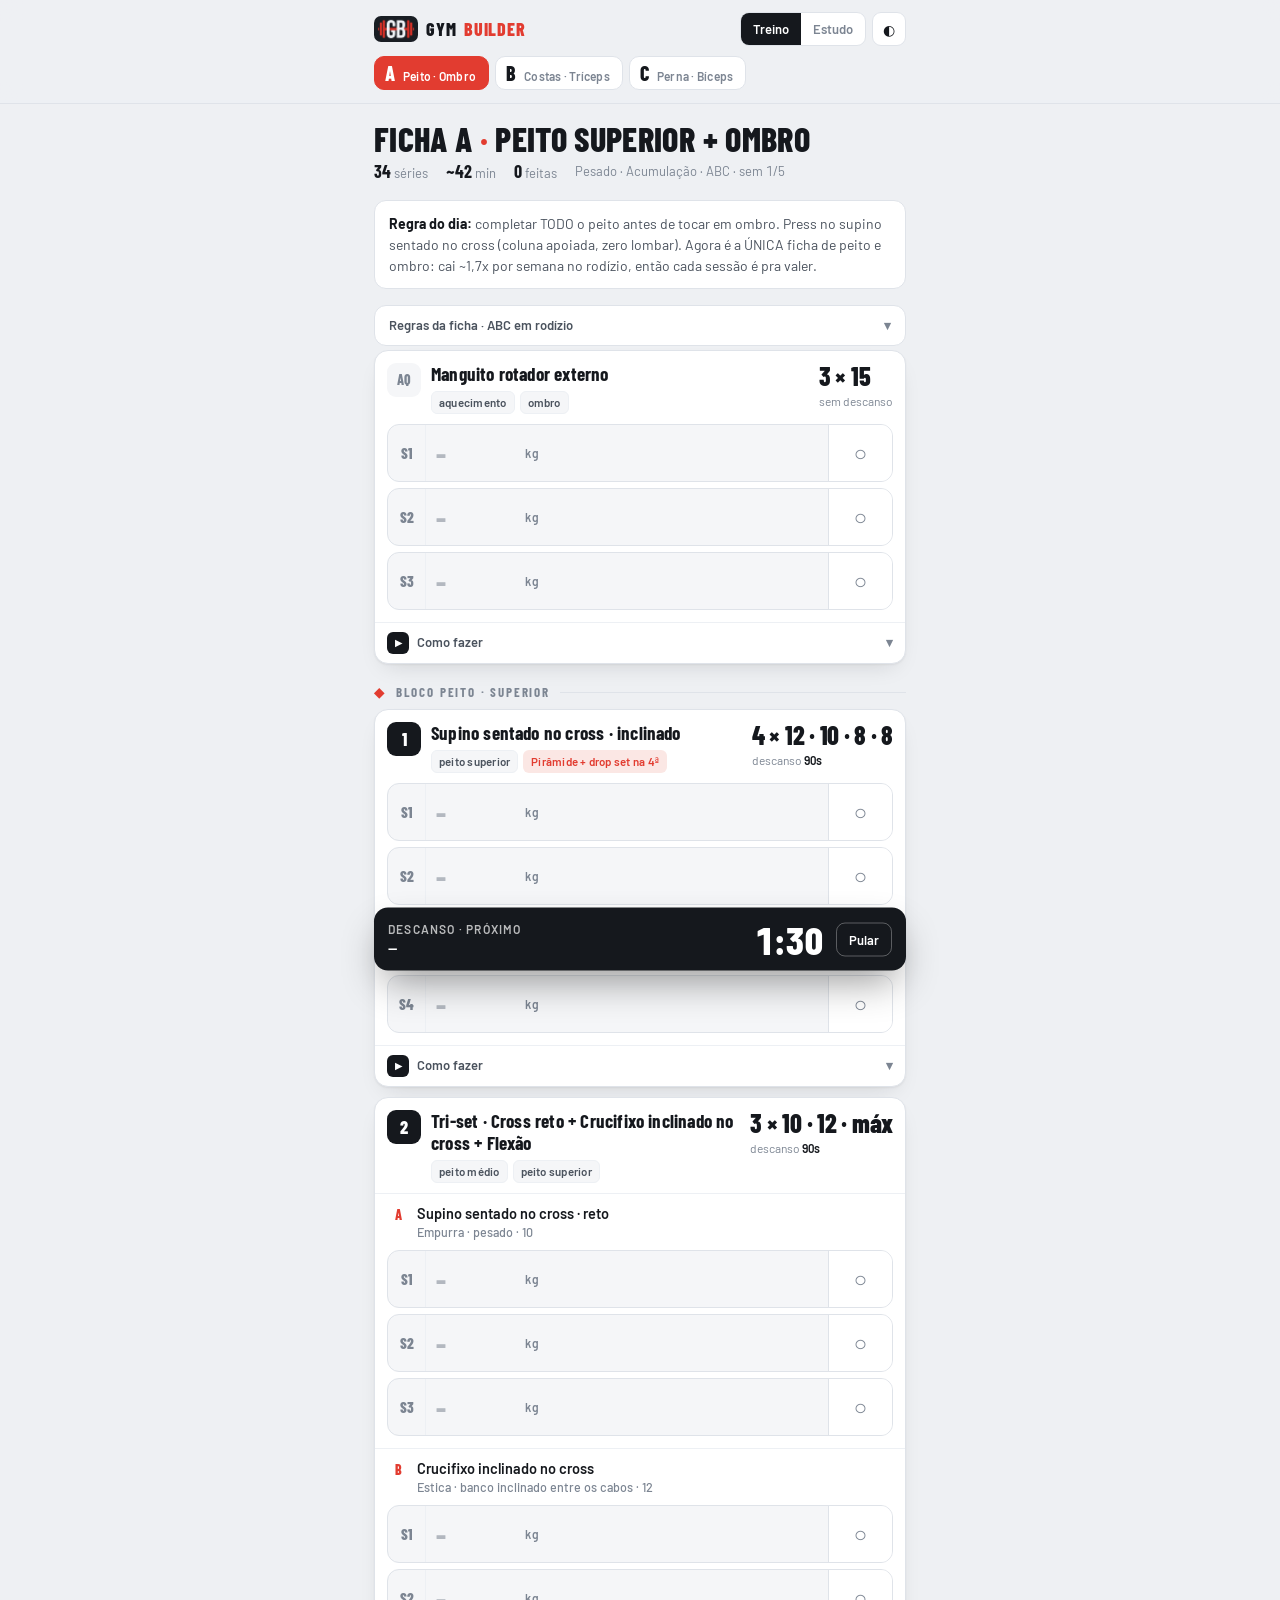
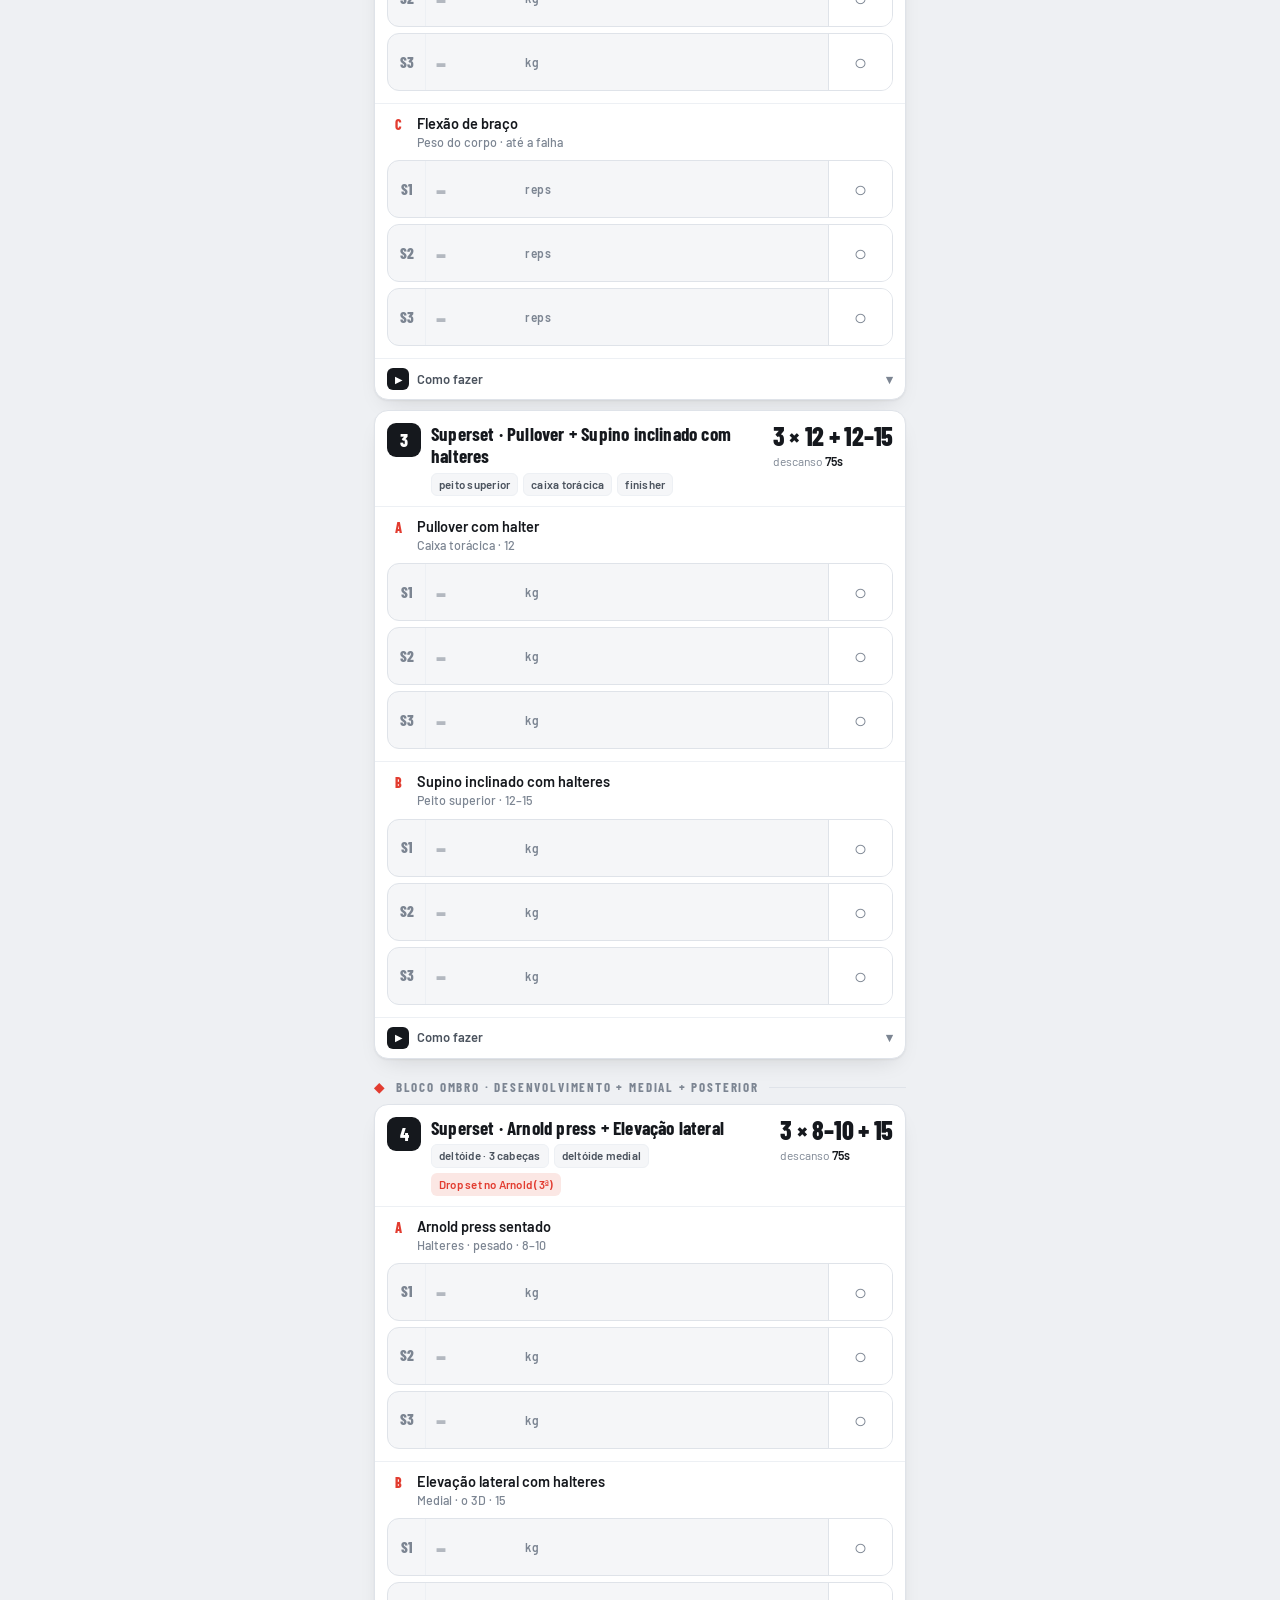
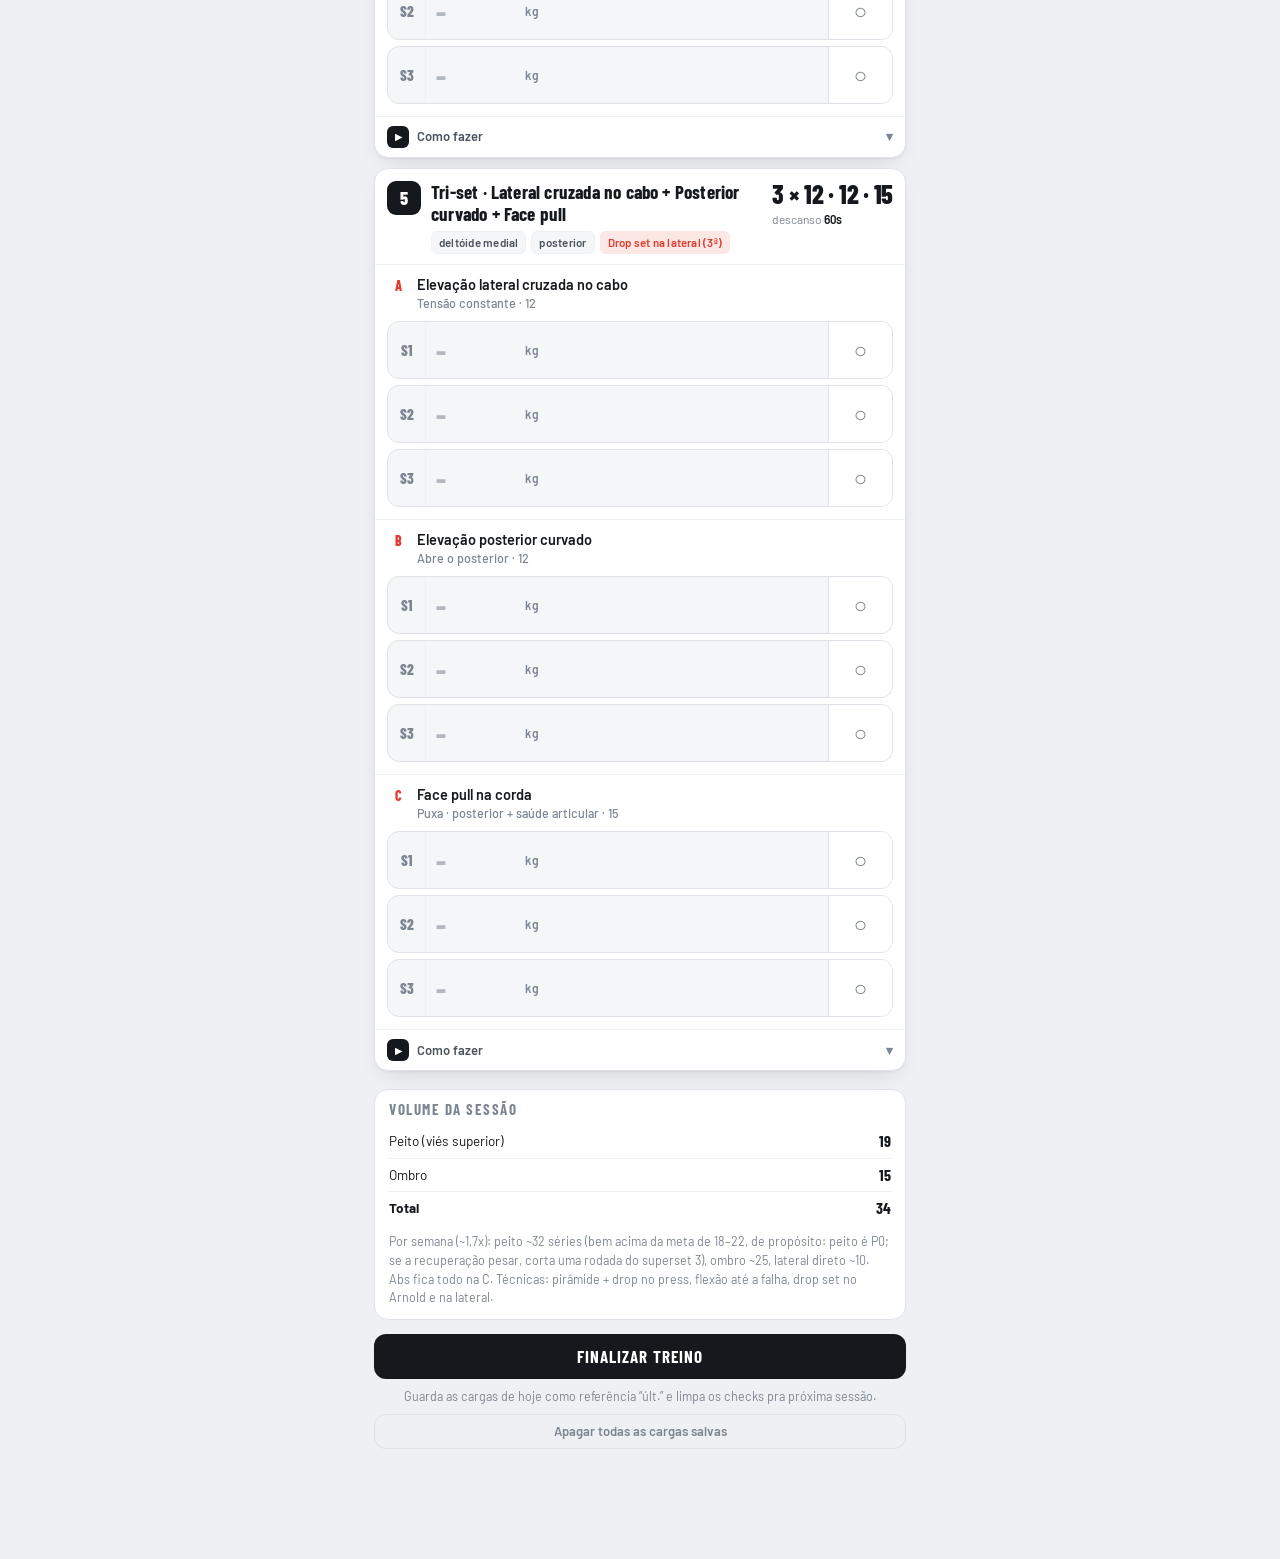
<file: index.html>
<!DOCTYPE html>
<html lang="pt-BR">
<head>
<meta charset="utf-8">
<meta name="viewport" content="width=device-width, initial-scale=1, viewport-fit=cover">
<meta name="theme-color" content="#E23C30">
<title>Gym Builder</title>
<link rel="icon" type="image/png" sizes="32x32" href="assets/icons/icon-32.png">
<link rel="icon" type="image/png" sizes="16x16" href="assets/icons/icon-16.png">
<link rel="shortcut icon" href="assets/icons/favicon.ico">
<link rel="apple-touch-icon" sizes="180x180" href="assets/icons/icon-180.png">
<link rel="manifest" href="manifest.webmanifest">
<meta name="apple-mobile-web-app-capable" content="yes">
<meta name="apple-mobile-web-app-status-bar-style" content="black-translucent">
<link rel="preconnect" href="https://fonts.googleapis.com">
<link rel="stylesheet" href="https://fonts.googleapis.com/css2?family=Barlow+Condensed:wght@600;700;800&family=Barlow:wght@400;500;600;700&display=swap">
<link rel="stylesheet" href="app.css">
</head>
<body>
<header>
  <div class="wrap">
    <div class="top">
      <div class="brand"><img class="mark" src="assets/icons/mark-wide.png" alt="">Gym <em>Builder</em></div>
      <div class="tools">
        <div class="seg" role="group" aria-label="Modo">
          <button id="mTreino" aria-pressed="true">Treino</button>
          <button id="mEstudo" aria-pressed="false">Estudo</button>
        </div>
        <button class="iconbtn" id="theme" title="Tema">◐</button>
      </div>
    </div>
    <div class="tabs" role="tablist" id="tabs"></div>
  </div>
  <div class="progress"><i id="bar"></i></div>
</header>

<main class="wrap" id="main"></main>

<div class="rest" id="rest">
  <div class="in">
    <div><div class="lbl">Descanso · próximo</div><div class="next" id="restNext">—</div></div>
    <div class="t" id="restT">1:30</div>
    <button id="restSkip">Pular</button>
  </div>
</div>

<script src="videos.js"></script>
<script src="fichas/leo.js"></script>
<script src="app.js"></script>
</body>
</html>
</file>
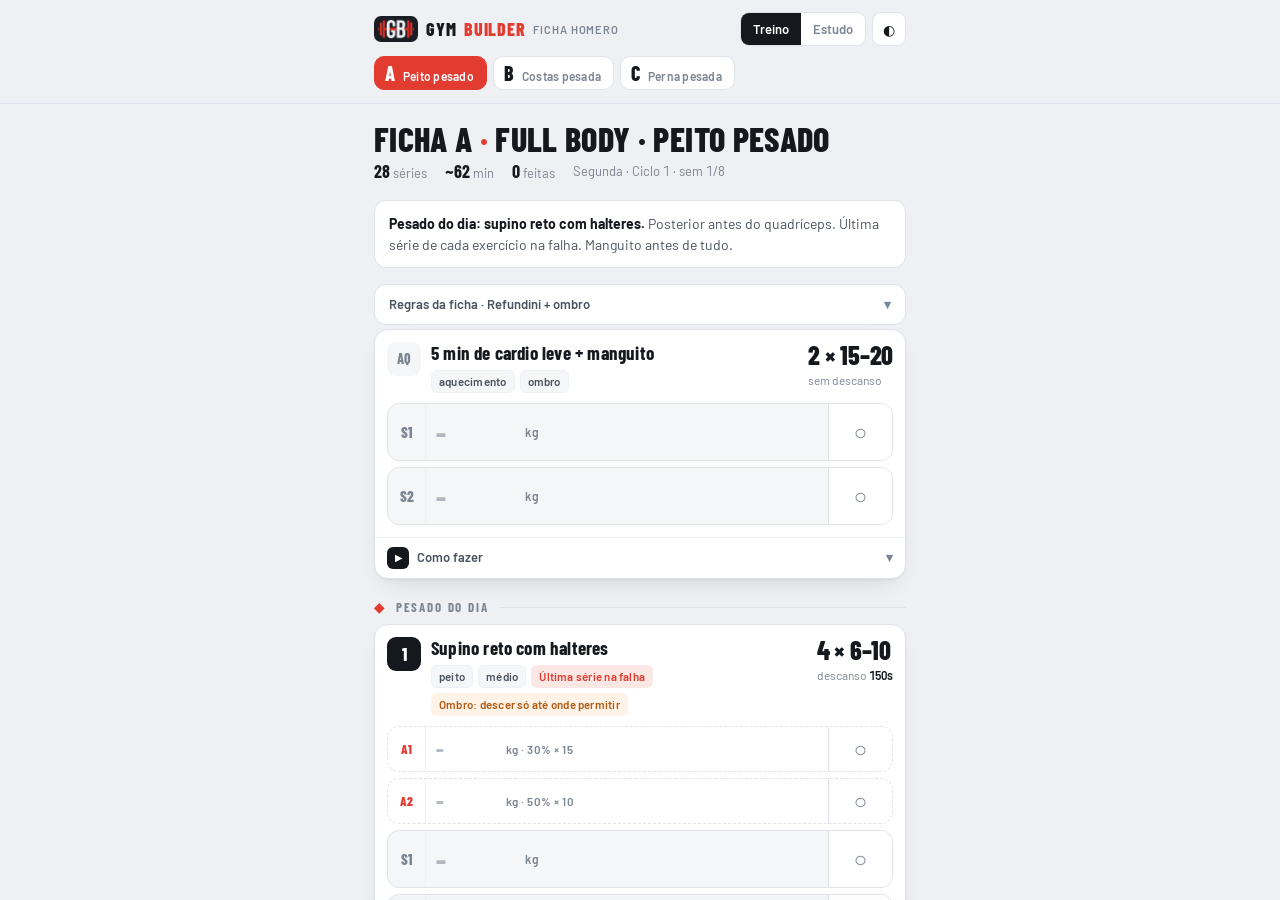
<file: fullbody.html>
<!DOCTYPE html><html lang="pt-BR"><head><meta charset="utf-8"><meta http-equiv="refresh" content="0; url=homero.html"><title>Ficha Homero</title></head><body><a href="homero.html">Abrir Ficha Homero</a></body></html>
</file>
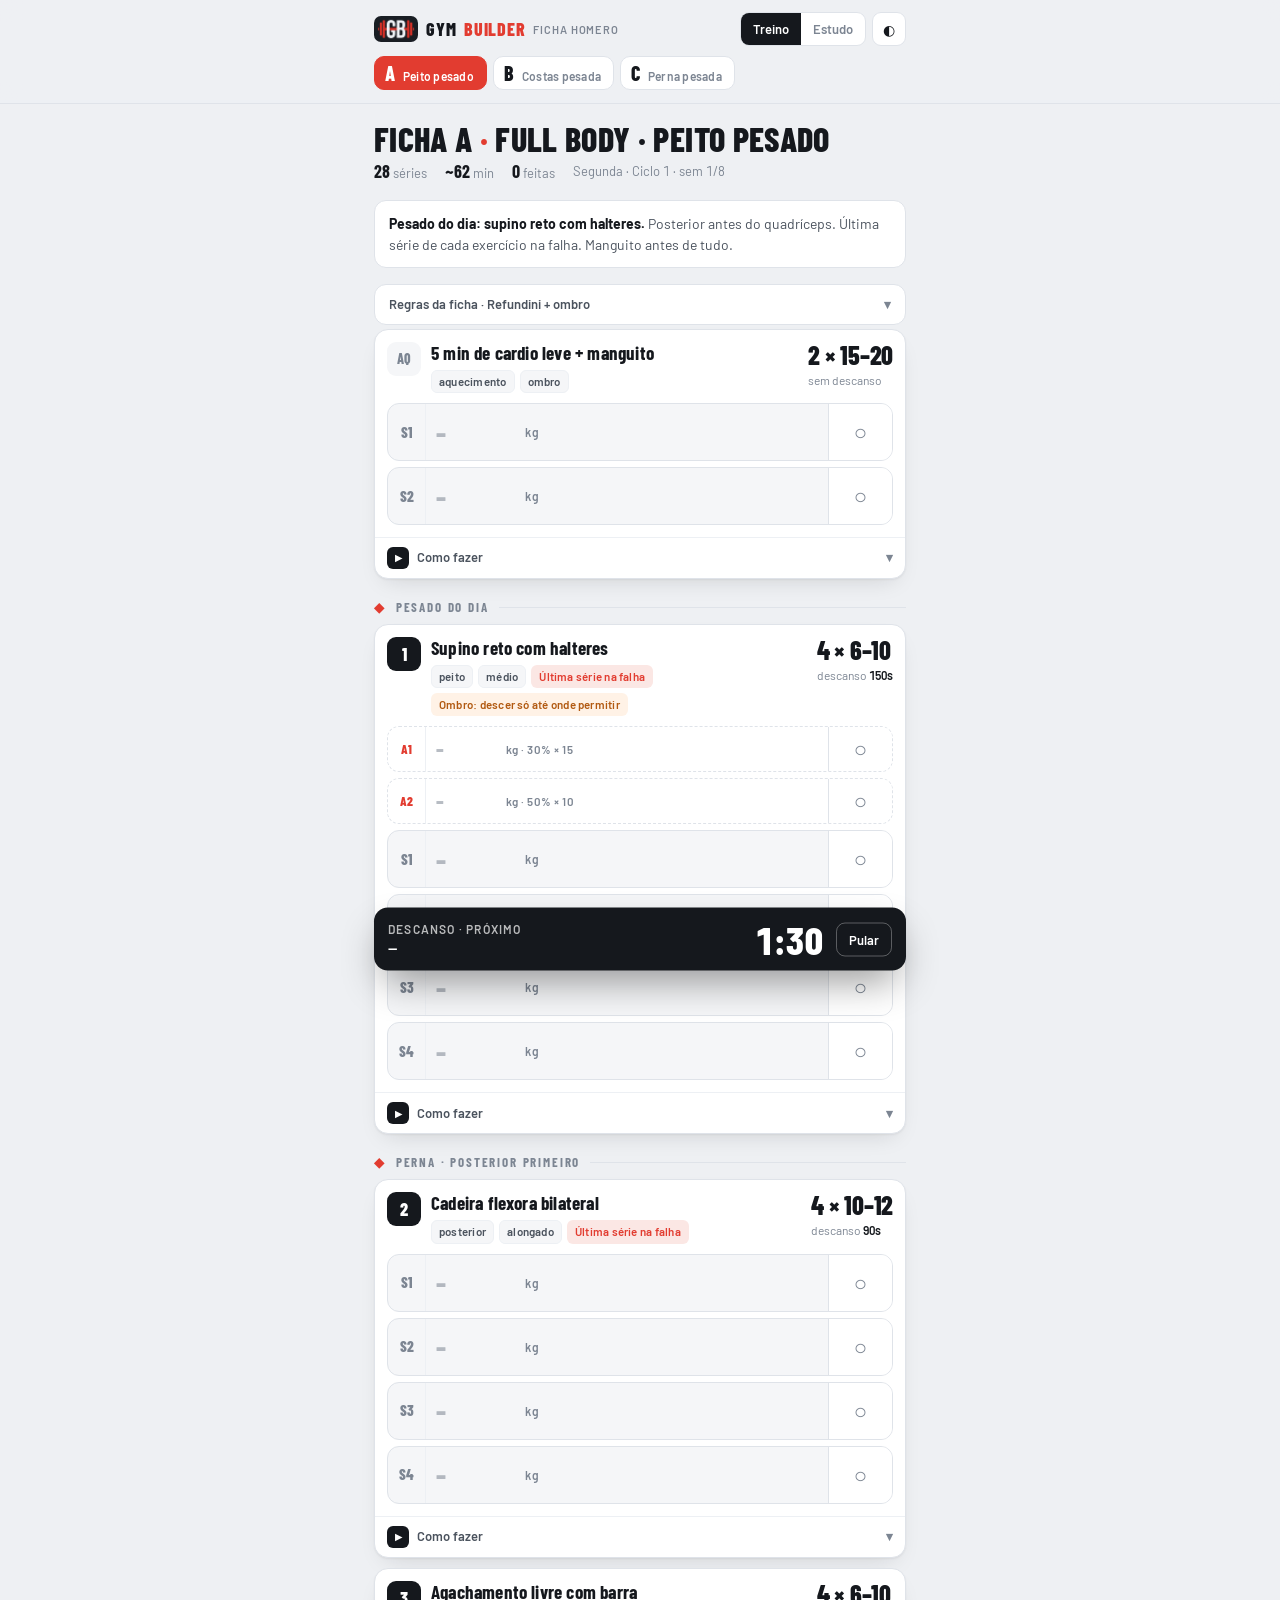
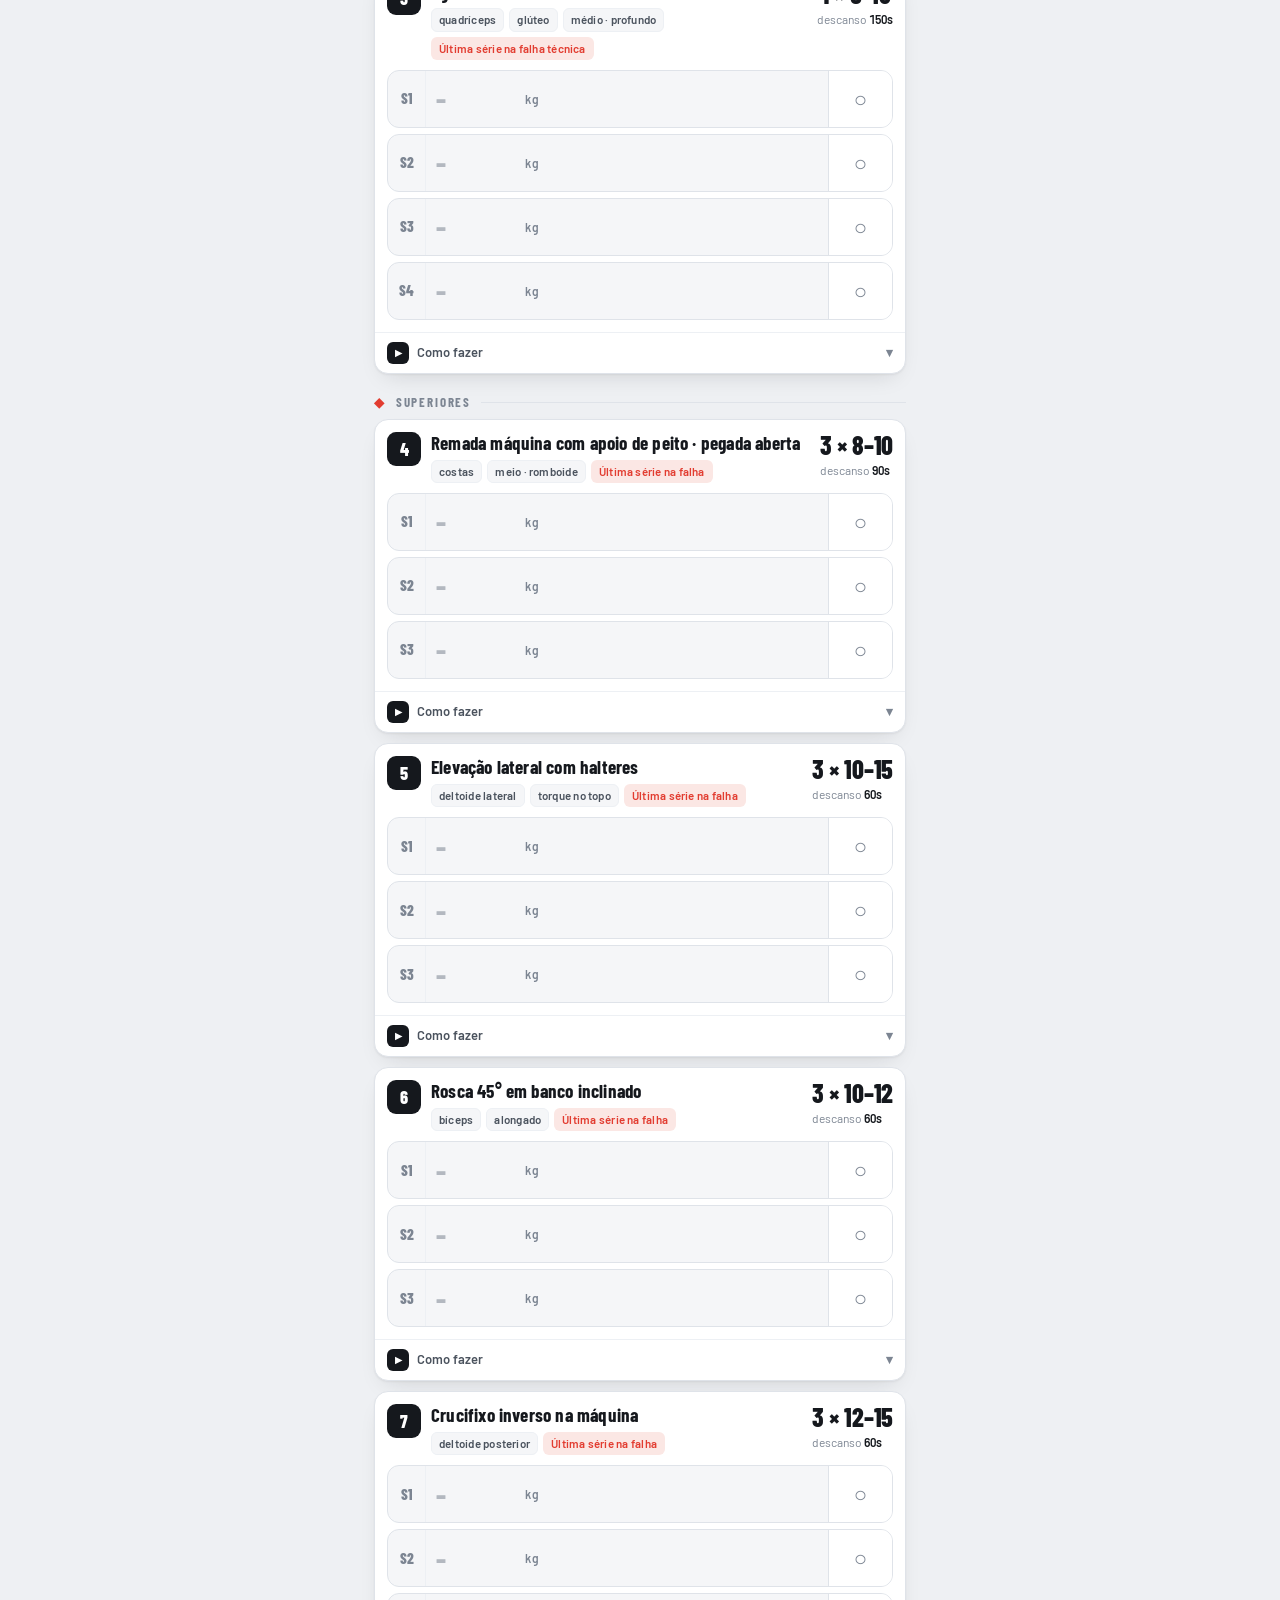
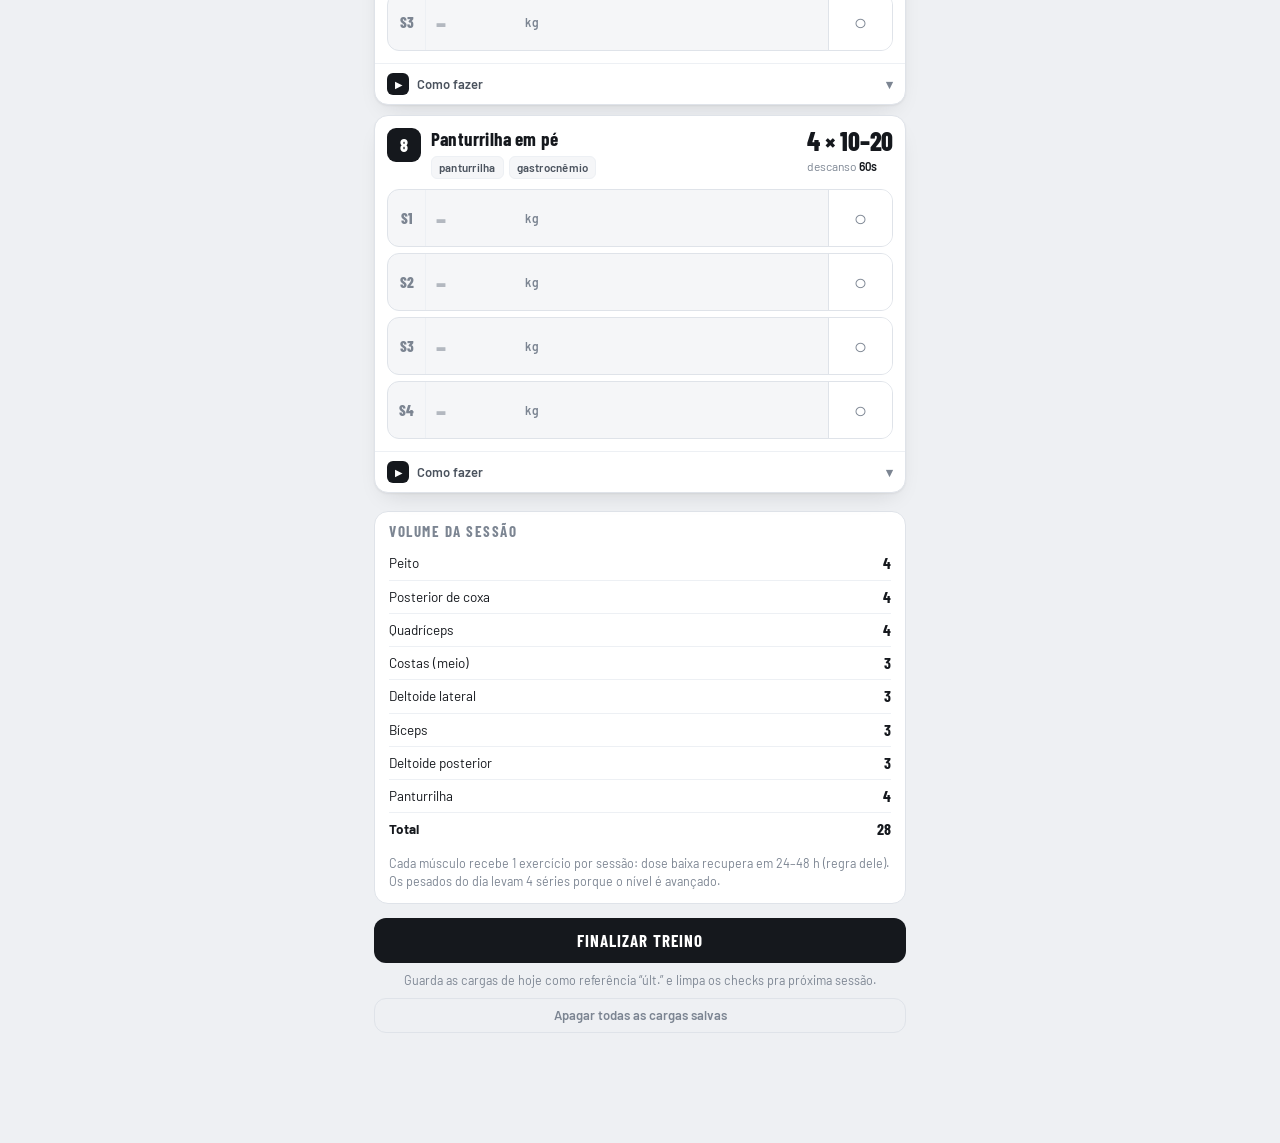
<file: homero.html>
<!DOCTYPE html>
<html lang="pt-BR">
<head>
<meta charset="utf-8">
<meta name="viewport" content="width=device-width, initial-scale=1, viewport-fit=cover">
<meta name="theme-color" content="#E23C30">
<title>Ficha Homero — Full Body 3x</title>
<link rel="icon" type="image/png" sizes="32x32" href="assets/icons/icon-32.png">
<link rel="icon" type="image/png" sizes="16x16" href="assets/icons/icon-16.png">
<link rel="shortcut icon" href="assets/icons/favicon.ico">
<link rel="apple-touch-icon" sizes="180x180" href="assets/icons/icon-180.png">
<link rel="manifest" href="manifest-homero.webmanifest">
<meta name="apple-mobile-web-app-capable" content="yes">
<meta name="apple-mobile-web-app-status-bar-style" content="black-translucent">
<link rel="preconnect" href="https://fonts.googleapis.com">
<link rel="stylesheet" href="https://fonts.googleapis.com/css2?family=Barlow+Condensed:wght@600;700;800&family=Barlow:wght@400;500;600;700&display=swap">
<link rel="stylesheet" href="app.css">
</head>
<body>
<header>
  <div class="wrap">
    <div class="top">
      <div class="brand"><img class="mark" src="assets/icons/mark-wide.png" alt="">Gym <em>Builder</em> <small class="who">Ficha Homero</small></div>
      <div class="tools">
        <div class="seg" role="group" aria-label="Modo">
          <button id="mTreino" aria-pressed="true">Treino</button>
          <button id="mEstudo" aria-pressed="false">Estudo</button>
        </div>
        <button class="iconbtn" id="theme" title="Tema">◐</button>
      </div>
    </div>
    <div class="tabs" role="tablist" id="tabs"></div>
  </div>
  <div class="progress"><i id="bar"></i></div>
</header>

<main class="wrap" id="main"></main>

<div class="rest" id="rest">
  <div class="in">
    <div><div class="lbl">Descanso · próximo</div><div class="next" id="restNext">—</div></div>
    <div class="t" id="restT">1:30</div>
    <button id="restSkip">Pular</button>
  </div>
</div>

<script src="videos.js"></script>
<script src="fichas/homero.js"></script>
<script src="app.js"></script>
</body>
</html>
</file>
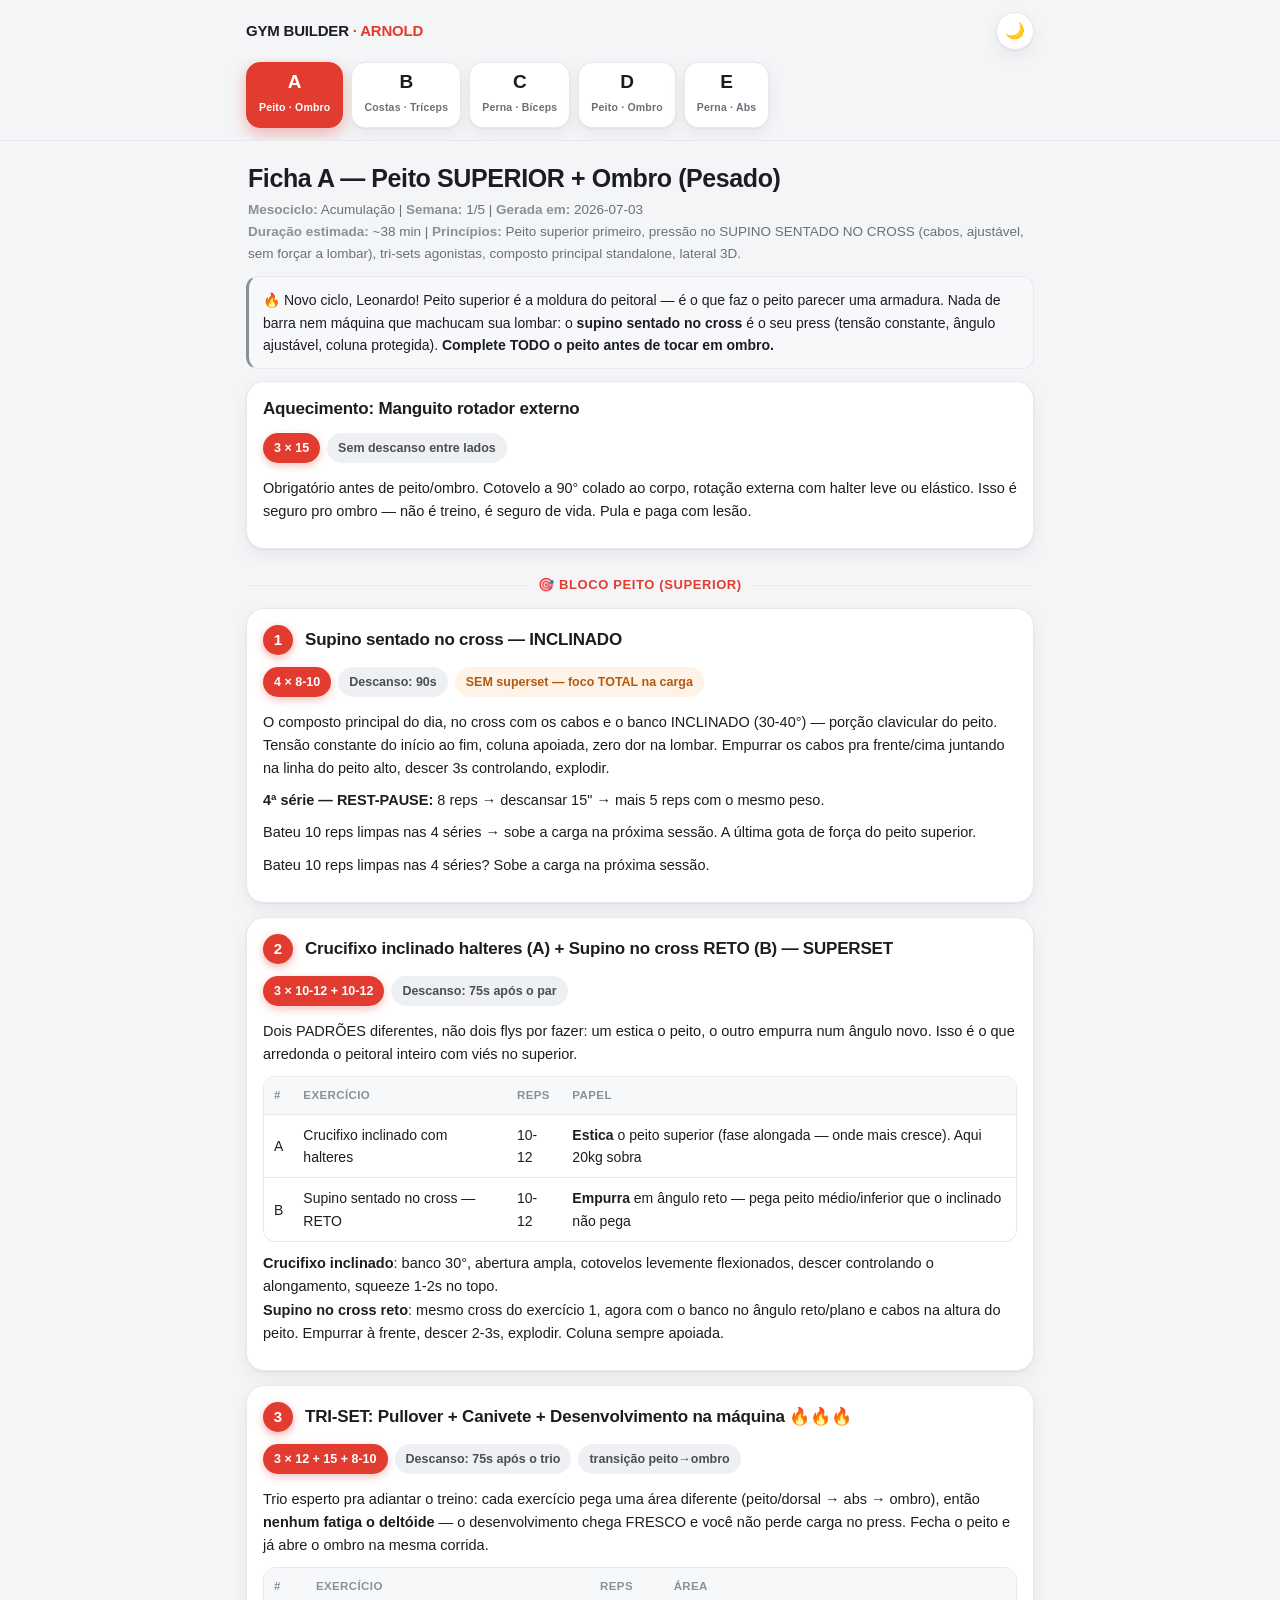
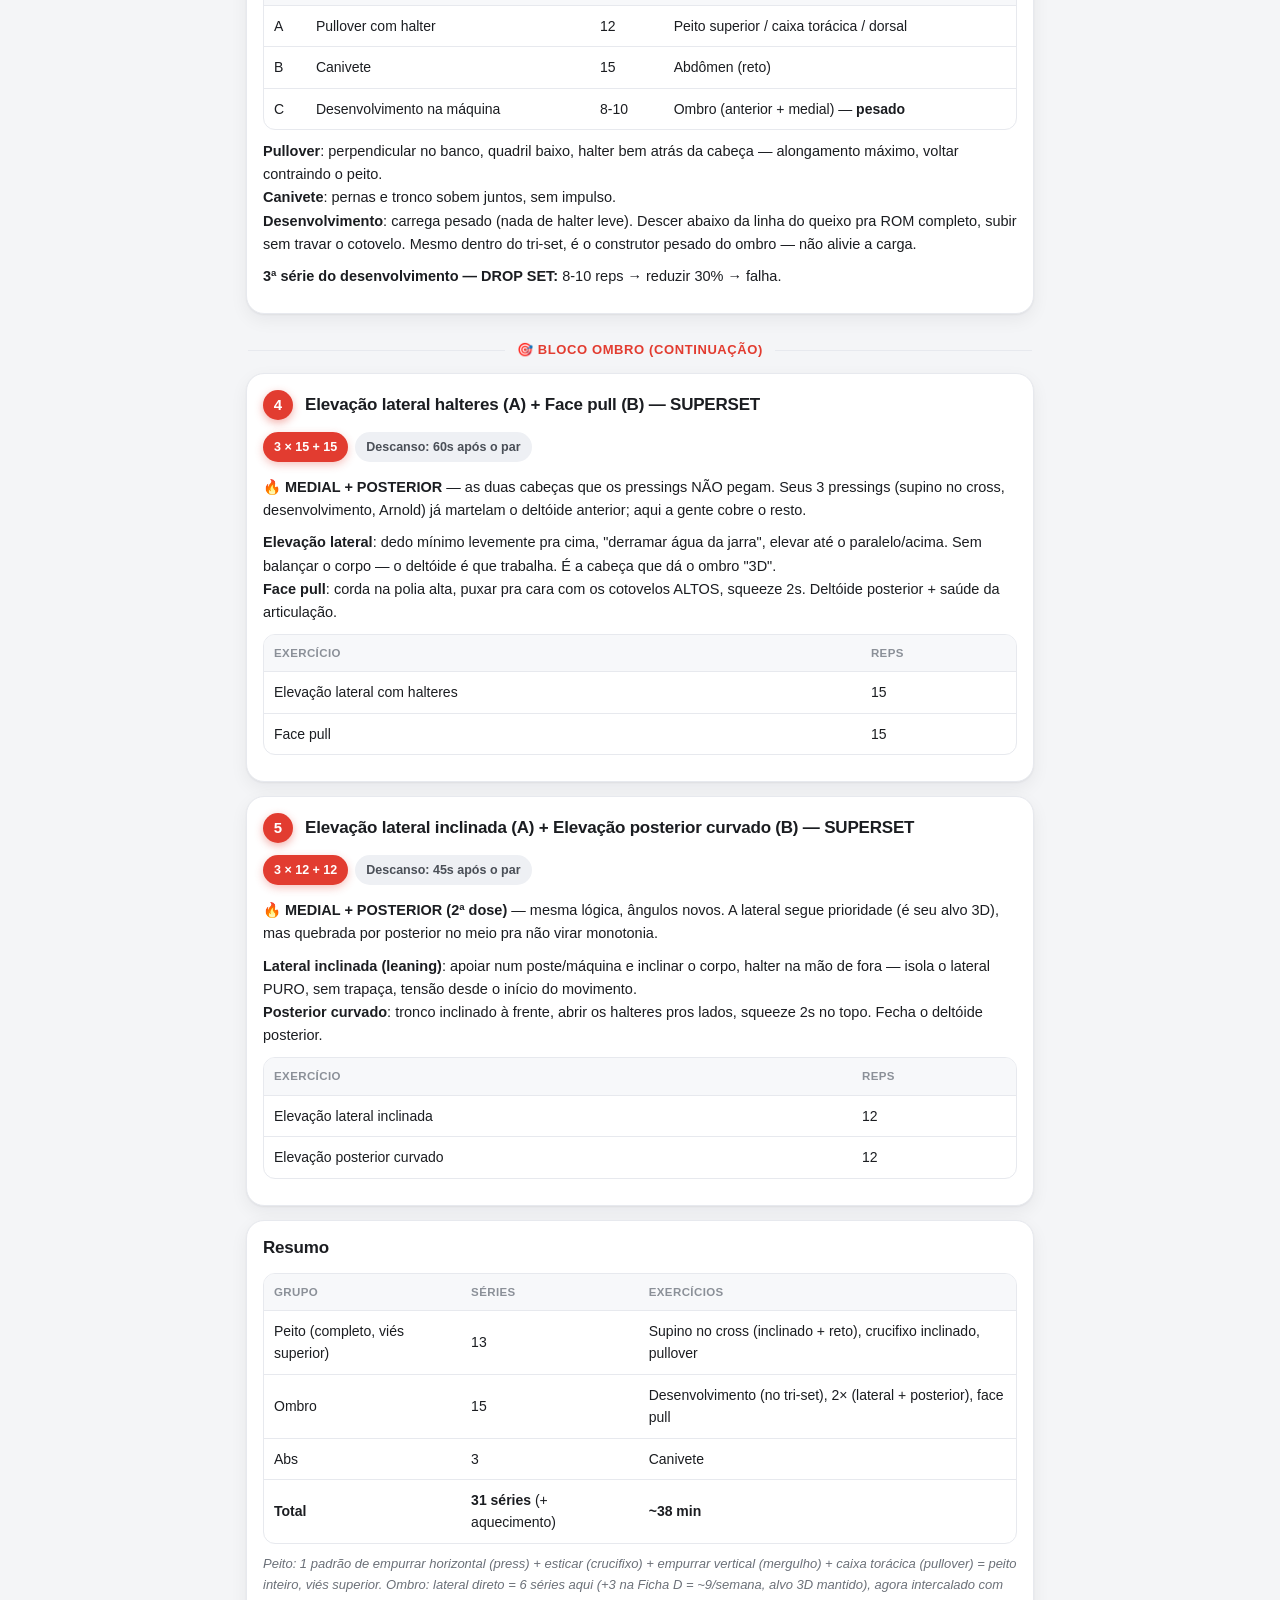
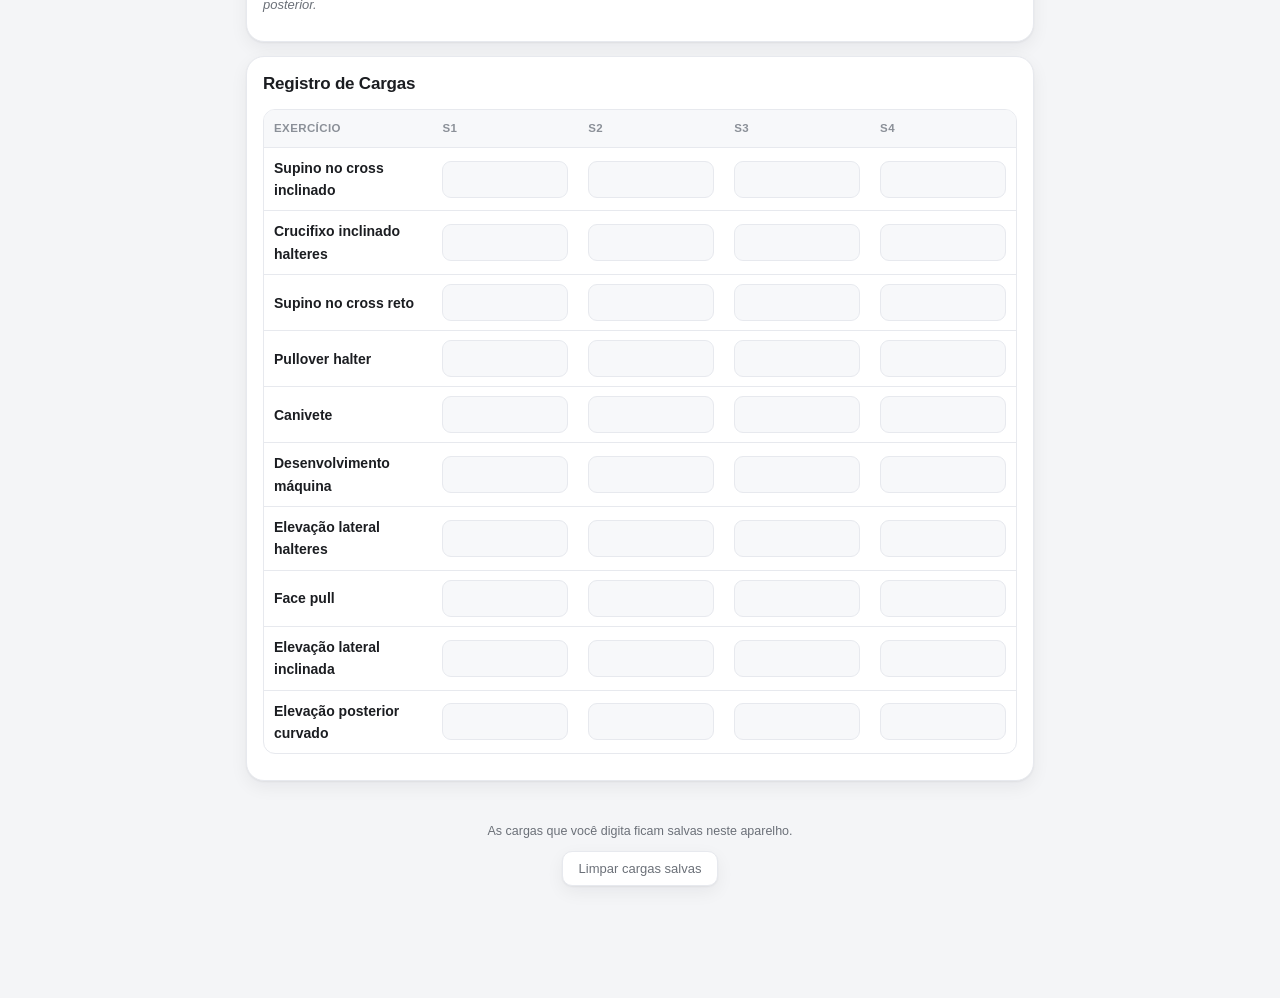
<file: v1.html>
<!DOCTYPE html>
<html lang="pt-BR" data-theme="light">
<head>
<meta charset="utf-8">
<meta name="viewport" content="width=device-width, initial-scale=1, viewport-fit=cover">
<meta name="theme-color" content="#e23c30">
<title>Gym Builder — Fichas</title>
<style>
:root{
--red:#e23c30;--red-d:#c22a20;
--bg:#f4f5f7;--surface:#ffffff;--surface2:#f7f8fa;
--line:#e7e9ee;--txt:#1b1d21;--mut:#6b7078;--soft:#8b9098;
--pill:#eef0f4;--pilltx:#4a4f57;--tech:#fff2e6;--techtx:#b25a12;
--shadow:0 1px 2px rgba(20,22,28,.05),0 6px 18px rgba(20,22,28,.06);
--radius:18px;}
html[data-theme="dark"]{
--bg:#0c0d0f;--surface:#17181c;--surface2:#1c1e23;
--line:#2a2d33;--txt:#eceef2;--mut:#9a9ea6;--soft:#7c828b;
--pill:#25272d;--pilltx:#c9ccd3;--tech:#2c2013;--techtx:#f0ad5e;
--shadow:0 1px 2px rgba(0,0,0,.4),0 8px 22px rgba(0,0,0,.35);}
*{box-sizing:border-box;-webkit-tap-highlight-color:transparent;}
body{margin:0;background:var(--bg);color:var(--txt);
font:16px/1.6 -apple-system,BlinkMacSystemFont,'SF Pro Text','Segoe UI',Roboto,Arial,sans-serif;
padding-bottom:70px;-webkit-font-smoothing:antialiased;}

/* header + abas */
header{position:sticky;top:0;z-index:50;background:var(--bg);
backdrop-filter:saturate(1.4) blur(8px);border-bottom:1px solid var(--line);}
.brandrow{display:flex;align-items:center;justify-content:space-between;
padding:12px 16px 8px;max-width:820px;margin:0 auto;}
.brand{font-weight:800;letter-spacing:-.2px;font-size:15px;color:var(--txt);}
.brand span{color:var(--red);}
.themebtn{background:var(--surface);border:1px solid var(--line);border-radius:50%;
width:38px;height:38px;font-size:16px;cursor:pointer;line-height:1;box-shadow:var(--shadow);}
.tabs{display:flex;gap:8px;overflow-x:auto;padding:4px 16px 12px;max-width:820px;
margin:0 auto;scrollbar-width:none;}
.tabs::-webkit-scrollbar{display:none;}
.tab{flex:0 0 auto;min-width:66px;padding:9px 12px;border:1px solid var(--line);
border-radius:14px;background:var(--surface);color:var(--mut);text-align:center;
cursor:pointer;transition:.15s;box-shadow:var(--shadow);}
.tab b{display:block;font-size:19px;line-height:1.1;color:var(--txt);font-weight:800;}
.tab small{font-size:10.5px;font-weight:600;letter-spacing:.2px;}
.tab.active{background:var(--red);border-color:var(--red);box-shadow:0 6px 16px rgba(226,60,48,.35);}
.tab.active b,.tab.active small{color:#fff;}

main{max-width:820px;margin:0 auto;padding:16px;}
.ficha{display:none;}
.ficha.active{display:block;animation:f .22s ease;}
@keyframes f{from{opacity:0;transform:translateY(6px);}to{opacity:1;transform:none;}}

.ficha-title{font-size:25px;font-weight:800;letter-spacing:-.4px;margin:6px 2px 6px;line-height:1.2;}
p.meta{color:var(--mut);font-size:13.5px;margin:0 2px 4px;}
p.meta strong{color:var(--soft);font-weight:600;}

.block-label{display:flex;align-items:center;gap:12px;margin:26px 2px 12px;
color:var(--red);font-weight:800;font-size:13px;letter-spacing:.6px;text-transform:uppercase;}
.block-label:before,.block-label:after{content:"";height:1px;background:var(--line);flex:1;}
.block-label span{flex:0 0 auto;}

/* cartão de exercício */
.card{background:var(--surface);border:1px solid var(--line);border-radius:var(--radius);
box-shadow:var(--shadow);padding:16px 16px 4px;margin:0 0 14px;}
.card-head{display:flex;align-items:center;gap:12px;}
.card-head.nonum{gap:0;}
.num{flex:0 0 auto;width:30px;height:30px;border-radius:50%;background:var(--red);
color:#fff;font-weight:800;font-size:15px;display:grid;place-items:center;
box-shadow:0 3px 8px rgba(226,60,48,.4);}
.card-head h2{margin:0;font-size:17px;font-weight:700;letter-spacing:-.2px;line-height:1.3;}
.pills{display:flex;flex-wrap:wrap;gap:7px;margin:12px 0 4px;}
.pill{background:var(--pill);color:var(--pilltx);padding:5px 11px;border-radius:999px;
font-size:12.5px;font-weight:600;white-space:nowrap;}
.pill.primary{background:var(--red);color:#fff;box-shadow:0 3px 9px rgba(226,60,48,.3);}
.pill.tech{background:var(--tech);color:var(--techtx);}
.card-body{padding:4px 0 12px;}
.card-body p{margin:9px 0;font-size:14.5px;color:var(--txt);}
.card-body p:first-child{margin-top:6px;}
strong{color:var(--txt);font-weight:700;}
em{color:var(--mut);}
code{background:var(--pill);padding:1px 6px;border-radius:6px;font-size:13px;color:var(--red);}
h3{font-size:13px;color:var(--red);margin:16px 0 8px;text-transform:uppercase;letter-spacing:.4px;}
p.note{color:var(--mut);font-style:italic;font-size:13px;}

.callout{background:var(--surface2);border:1px solid var(--line);border-left:3px solid var(--soft);
padding:12px 14px;border-radius:12px;margin:12px 0;font-size:14px;color:var(--txt);}
.callout.warn{border-left-color:var(--red);}

.tbl-wrap{overflow-x:auto;margin:10px 0;border:1px solid var(--line);border-radius:12px;}
table{border-collapse:collapse;width:100%;font-size:14px;}
th{background:var(--surface2);color:var(--soft);padding:9px 10px;text-align:left;
font-weight:700;font-size:11.5px;text-transform:uppercase;letter-spacing:.4px;
border-bottom:1px solid var(--line);}
td{padding:9px 10px;border-bottom:1px solid var(--line);}
tr:last-child td{border-bottom:none;}
td.exname{font-weight:600;}
input.load{width:100%;min-width:54px;background:var(--surface2);border:1px solid var(--line);
border-radius:9px;color:var(--red);padding:9px 4px;text-align:center;font-size:15px;font-weight:800;}
input.load:focus{outline:none;border-color:var(--red);background:var(--surface);}

footer{text-align:center;color:var(--mut);font-size:12.5px;padding:26px 16px;max-width:820px;margin:0 auto;}
footer button{background:var(--surface);color:var(--mut);border:1px solid var(--line);
border-radius:10px;padding:9px 16px;font-size:13px;cursor:pointer;box-shadow:var(--shadow);margin-top:10px;}
</style>
</head>
<body>
<header>
  <div class="brandrow">
    <div class="brand">GYM BUILDER <span>· ARNOLD</span></div>
    <button class="themebtn" id="themebtn" onclick="toggleTheme()">🌙</button>
  </div>
  <div class="tabs"><div class="tab" data-f="a"><b>A</b><small>Peito · Ombro</small></div><div class="tab" data-f="b"><b>B</b><small>Costas · Tríceps</small></div><div class="tab" data-f="c"><b>C</b><small>Perna · Bíceps</small></div><div class="tab" data-f="d"><b>D</b><small>Peito · Ombro</small></div><div class="tab" data-f="e"><b>E</b><small>Perna · Abs</small></div></div>
</header>
<main>
<section class="ficha" id="ficha-a"><h1 class="ficha-title">Ficha A — Peito SUPERIOR + Ombro (Pesado)</h1>
<p class="meta"><strong>Mesociclo:</strong> Acumulação | <strong>Semana:</strong> 1/5 | <strong>Gerada em:</strong> 2026-07-03<br><strong>Duração estimada:</strong> ~38 min | <strong>Princípios:</strong> Peito superior primeiro, pressão no SUPINO SENTADO NO CROSS (cabos, ajustável, sem forçar a lombar), tri-sets agonistas, composto principal standalone, lateral 3D.</p>
<div class="callout">🔥 Novo ciclo, Leonardo! Peito superior é a moldura do peitoral — é o que faz o peito parecer uma armadura. Nada de barra nem máquina que machucam sua lombar: o <strong>supino sentado no cross</strong> é o seu press (tensão constante, ângulo ajustável, coluna protegida). <strong>Complete TODO o peito antes de tocar em ombro.</strong></div>
<article class="card"><div class="card-head nonum"><h2>Aquecimento: Manguito rotador externo</h2></div><div class="pills"><span class="pill primary">3 × 15</span><span class="pill">Sem descanso entre lados</span></div><div class="card-body">
<p>Obrigatório antes de peito/ombro. Cotovelo a 90° colado ao corpo, rotação externa com halter leve ou elástico. Isso é seguro pro ombro — não é treino, é seguro de vida. Pula e paga com lesão.</p>
</div></article>
<div class="block-label"><span>🎯 BLOCO PEITO (superior)</span></div>
<article class="card"><div class="card-head"><span class="num">1</span><h2>Supino sentado no cross — INCLINADO</h2></div><div class="pills"><span class="pill primary">4 × 8-10</span><span class="pill">Descanso: 90s</span><span class="pill tech">SEM superset — foco TOTAL na carga</span></div><div class="card-body">
<p>O composto principal do dia, no cross com os cabos e o banco INCLINADO (30-40°) — porção clavicular do peito. Tensão constante do início ao fim, coluna apoiada, zero dor na lombar. Empurrar os cabos pra frente/cima juntando na linha do peito alto, descer 3s controlando, explodir.</p>
<p><strong>4ª série — REST-PAUSE:</strong> 8 reps → descansar 15&quot; → mais 5 reps com o mesmo peso.</p>
<p>Bateu 10 reps limpas nas 4 séries → sobe a carga na próxima sessão. A última gota de força do peito superior.</p>
<p>Bateu 10 reps limpas nas 4 séries? Sobe a carga na próxima sessão.</p>
</div></article>
<article class="card"><div class="card-head"><span class="num">2</span><h2>Crucifixo inclinado halteres (A) + Supino no cross RETO (B) — SUPERSET</h2></div><div class="pills"><span class="pill primary">3 × 10-12 + 10-12</span><span class="pill">Descanso: 75s após o par</span></div><div class="card-body">
<p>Dois PADRÕES diferentes, não dois flys por fazer: um estica o peito, o outro empurra num ângulo novo. Isso é o que arredonda o peitoral inteiro com viés no superior.</p>
<div class="tbl-wrap"><table><thead><tr><th>#</th><th>Exercício</th><th>Reps</th><th>Papel</th></tr></thead><tbody><tr><td>A</td><td>Crucifixo inclinado com halteres</td><td>10-12</td><td><strong>Estica</strong> o peito superior (fase alongada — onde mais cresce). Aqui 20kg sobra</td></tr><tr><td>B</td><td>Supino sentado no cross — RETO</td><td>10-12</td><td><strong>Empurra</strong> em ângulo reto — pega peito médio/inferior que o inclinado não pega</td></tr></tbody></table></div>
<p><strong>Crucifixo inclinado</strong>: banco 30°, abertura ampla, cotovelos levemente flexionados, descer controlando o alongamento, squeeze 1-2s no topo.<br><strong>Supino no cross reto</strong>: mesmo cross do exercício 1, agora com o banco no ângulo reto/plano e cabos na altura do peito. Empurrar à frente, descer 2-3s, explodir. Coluna sempre apoiada.</p>
</div></article>
<article class="card"><div class="card-head"><span class="num">3</span><h2>TRI-SET: Pullover + Canivete + Desenvolvimento na máquina 🔥🔥🔥</h2></div><div class="pills"><span class="pill primary">3 × 12 + 15 + 8-10</span><span class="pill">Descanso: 75s após o trio</span><span class="pill">transição peito→ombro</span></div><div class="card-body">
<p>Trio esperto pra adiantar o treino: cada exercício pega uma área diferente (peito/dorsal → abs → ombro), então <strong>nenhum fatiga o deltóide</strong> — o desenvolvimento chega FRESCO e você não perde carga no press. Fecha o peito e já abre o ombro na mesma corrida.</p>
<div class="tbl-wrap"><table><thead><tr><th>#</th><th>Exercício</th><th>Reps</th><th>Área</th></tr></thead><tbody><tr><td>A</td><td>Pullover com halter</td><td>12</td><td>Peito superior / caixa torácica / dorsal</td></tr><tr><td>B</td><td>Canivete</td><td>15</td><td>Abdômen (reto)</td></tr><tr><td>C</td><td>Desenvolvimento na máquina</td><td>8-10</td><td>Ombro (anterior + medial) — <strong>pesado</strong></td></tr></tbody></table></div>
<p><strong>Pullover</strong>: perpendicular no banco, quadril baixo, halter bem atrás da cabeça — alongamento máximo, voltar contraindo o peito.<br><strong>Canivete</strong>: pernas e tronco sobem juntos, sem impulso.<br><strong>Desenvolvimento</strong>: carrega pesado (nada de halter leve). Descer abaixo da linha do queixo pra ROM completo, subir sem travar o cotovelo. Mesmo dentro do tri-set, é o construtor pesado do ombro — não alivie a carga.</p>
<p><strong>3ª série do desenvolvimento — DROP SET:</strong> 8-10 reps → reduzir 30% → falha.</p>
</div></article>
<div class="block-label"><span>🎯 BLOCO OMBRO (continuação)</span></div>
<article class="card"><div class="card-head"><span class="num">4</span><h2>Elevação lateral halteres (A) + Face pull (B) — SUPERSET</h2></div><div class="pills"><span class="pill primary">3 × 15 + 15</span><span class="pill">Descanso: 60s após o par</span></div><div class="card-body">
<p>🔥 <strong>MEDIAL + POSTERIOR</strong> — as duas cabeças que os pressings NÃO pegam. Seus 3 pressings (supino no cross, desenvolvimento, Arnold) já martelam o deltóide anterior; aqui a gente cobre o resto.</p>
<p><strong>Elevação lateral</strong>: dedo mínimo levemente pra cima, &quot;derramar água da jarra&quot;, elevar até o paralelo/acima. Sem balançar o corpo — o deltóide é que trabalha. É a cabeça que dá o ombro &quot;3D&quot;.<br><strong>Face pull</strong>: corda na polia alta, puxar pra cara com os cotovelos ALTOS, squeeze 2s. Deltóide posterior + saúde da articulação.</p>
<div class="tbl-wrap"><table><thead><tr><th>Exercício</th><th>Reps</th></tr></thead><tbody><tr><td>Elevação lateral com halteres</td><td>15</td></tr><tr><td>Face pull</td><td>15</td></tr></tbody></table></div>
</div></article>
<article class="card"><div class="card-head"><span class="num">5</span><h2>Elevação lateral inclinada (A) + Elevação posterior curvado (B) — SUPERSET</h2></div><div class="pills"><span class="pill primary">3 × 12 + 12</span><span class="pill">Descanso: 45s após o par</span></div><div class="card-body">
<p>🔥 <strong>MEDIAL + POSTERIOR (2ª dose)</strong> — mesma lógica, ângulos novos. A lateral segue prioridade (é seu alvo 3D), mas quebrada por posterior no meio pra não virar monotonia.</p>
<p><strong>Lateral inclinada (leaning)</strong>: apoiar num poste/máquina e inclinar o corpo, halter na mão de fora — isola o lateral PURO, sem trapaça, tensão desde o início do movimento.<br><strong>Posterior curvado</strong>: tronco inclinado à frente, abrir os halteres pros lados, squeeze 2s no topo. Fecha o deltóide posterior.</p>
<div class="tbl-wrap"><table><thead><tr><th>Exercício</th><th>Reps</th></tr></thead><tbody><tr><td>Elevação lateral inclinada</td><td>12</td></tr><tr><td>Elevação posterior curvado</td><td>12</td></tr></tbody></table></div>
</div></article>
<article class="card"><div class="card-head nonum"><h2>Resumo</h2></div><div class="card-body">
<div class="tbl-wrap"><table><thead><tr><th>Grupo</th><th>Séries</th><th>Exercícios</th></tr></thead><tbody><tr><td>Peito (completo, viés superior)</td><td>13</td><td>Supino no cross (inclinado + reto), crucifixo inclinado, pullover</td></tr><tr><td>Ombro</td><td>15</td><td>Desenvolvimento (no tri-set), 2× (lateral + posterior), face pull</td></tr><tr><td>Abs</td><td>3</td><td>Canivete</td></tr><tr><td><strong>Total</strong></td><td><strong>31 séries</strong> (+ aquecimento)</td><td><strong>~38 min</strong></td></tr></tbody></table></div>
<p class="note"><em>Peito: 1 padrão de empurrar horizontal (press) + esticar (crucifixo) + empurrar vertical (mergulho) + caixa torácica (pullover) = peito inteiro, viés superior. Ombro: lateral direto = 6 séries aqui (+3 na Ficha D = ~9/semana, alvo 3D mantido), agora intercalado com posterior.</em></p>
</div></article>
<article class="card"><div class="card-head nonum"><h2>Registro de Cargas</h2></div><div class="card-body">
<div class="tbl-wrap"><table><thead><tr><th>Exercício</th><th>S1</th><th>S2</th><th>S3</th><th>S4</th></tr></thead><tbody><tr><td class="exname">Supino no cross inclinado</td><td><input class="load" inputmode="decimal" data-key="a|Supino no cross inclinado|S1"></td><td><input class="load" inputmode="decimal" data-key="a|Supino no cross inclinado|S2"></td><td><input class="load" inputmode="decimal" data-key="a|Supino no cross inclinado|S3"></td><td><input class="load" inputmode="decimal" data-key="a|Supino no cross inclinado|S4"></td></tr><tr><td class="exname">Crucifixo inclinado halteres</td><td><input class="load" inputmode="decimal" data-key="a|Crucifixo inclinado halteres|S1"></td><td><input class="load" inputmode="decimal" data-key="a|Crucifixo inclinado halteres|S2"></td><td><input class="load" inputmode="decimal" data-key="a|Crucifixo inclinado halteres|S3"></td><td><input class="load" inputmode="decimal" data-key="a|Crucifixo inclinado halteres|S4"></td></tr><tr><td class="exname">Supino no cross reto</td><td><input class="load" inputmode="decimal" data-key="a|Supino no cross reto|S1"></td><td><input class="load" inputmode="decimal" data-key="a|Supino no cross reto|S2"></td><td><input class="load" inputmode="decimal" data-key="a|Supino no cross reto|S3"></td><td><input class="load" inputmode="decimal" data-key="a|Supino no cross reto|S4"></td></tr><tr><td class="exname">Pullover halter</td><td><input class="load" inputmode="decimal" data-key="a|Pullover halter|S1"></td><td><input class="load" inputmode="decimal" data-key="a|Pullover halter|S2"></td><td><input class="load" inputmode="decimal" data-key="a|Pullover halter|S3"></td><td><input class="load" inputmode="decimal" data-key="a|Pullover halter|S4"></td></tr><tr><td class="exname">Canivete</td><td><input class="load" inputmode="decimal" data-key="a|Canivete|S1"></td><td><input class="load" inputmode="decimal" data-key="a|Canivete|S2"></td><td><input class="load" inputmode="decimal" data-key="a|Canivete|S3"></td><td><input class="load" inputmode="decimal" data-key="a|Canivete|S4"></td></tr><tr><td class="exname">Desenvolvimento máquina</td><td><input class="load" inputmode="decimal" data-key="a|Desenvolvimento máquina|S1"></td><td><input class="load" inputmode="decimal" data-key="a|Desenvolvimento máquina|S2"></td><td><input class="load" inputmode="decimal" data-key="a|Desenvolvimento máquina|S3"></td><td><input class="load" inputmode="decimal" data-key="a|Desenvolvimento máquina|S4"></td></tr><tr><td class="exname">Elevação lateral halteres</td><td><input class="load" inputmode="decimal" data-key="a|Elevação lateral halteres|S1"></td><td><input class="load" inputmode="decimal" data-key="a|Elevação lateral halteres|S2"></td><td><input class="load" inputmode="decimal" data-key="a|Elevação lateral halteres|S3"></td><td><input class="load" inputmode="decimal" data-key="a|Elevação lateral halteres|S4"></td></tr><tr><td class="exname">Face pull</td><td><input class="load" inputmode="decimal" data-key="a|Face pull|S1"></td><td><input class="load" inputmode="decimal" data-key="a|Face pull|S2"></td><td><input class="load" inputmode="decimal" data-key="a|Face pull|S3"></td><td><input class="load" inputmode="decimal" data-key="a|Face pull|S4"></td></tr><tr><td class="exname">Elevação lateral inclinada</td><td><input class="load" inputmode="decimal" data-key="a|Elevação lateral inclinada|S1"></td><td><input class="load" inputmode="decimal" data-key="a|Elevação lateral inclinada|S2"></td><td><input class="load" inputmode="decimal" data-key="a|Elevação lateral inclinada|S3"></td><td><input class="load" inputmode="decimal" data-key="a|Elevação lateral inclinada|S4"></td></tr><tr><td class="exname">Elevação posterior curvado</td><td><input class="load" inputmode="decimal" data-key="a|Elevação posterior curvado|S1"></td><td><input class="load" inputmode="decimal" data-key="a|Elevação posterior curvado|S2"></td><td><input class="load" inputmode="decimal" data-key="a|Elevação posterior curvado|S3"></td><td><input class="load" inputmode="decimal" data-key="a|Elevação posterior curvado|S4"></td></tr></tbody></table></div>
</div></article></section><section class="ficha" id="ficha-b"><h1 class="ficha-title">Ficha B — Costas + Tríceps</h1>
<p class="meta"><strong>Mesociclo:</strong> Acumulação | <strong>Semana:</strong> 1/5 | <strong>Gerada em:</strong> 2026-07-03<br><strong>Duração estimada:</strong> ~40 min | <strong>Princípios:</strong> TODO o bloco de costas primeiro → TODO o bloco de tríceps depois (não alternar grupos). Supersets agonistas costas+costas e tríceps+tríceps, 1 tri-set de tríceps, técnicas intensificadoras.</p>
<div class="callout">Costas e tríceps só treinam UMA vez na semana — sessão DENSA. Faz TODA a costas primeiro (com o dorsal fresco), depois ataca o tríceps. Bônus: as puxadas usam bíceps, não tríceps — então seu tríceps chega inteiro pro bloco dele.</div>
<div class="block-label"><span>🎯 BLOCO COSTAS (tudo primeiro)</span></div>
<article class="card"><div class="card-head"><span class="num">1</span><h2>Puxada frontal aberta (A) + Remada baixa triângulo (B) — SUPERSET</h2></div><div class="pills"><span class="pill primary">3 × 12 + 10</span><span class="pill">Descanso: 60s após o par</span></div><div class="card-body">
<p>🔥 <strong>COSTAS+COSTAS</strong> — largura (puxada) + espessura (remada). Os dois pilares do dorsal.</p>
<p><strong>Puxada aberta</strong>: puxar até a clavícula, retrair escápulas no fim, controlar a subida (2s excêntrico). Constrói LARGURA — o &quot;V&quot;.<br><strong>Remada baixa triângulo</strong>: puxar pro abdômen, peito estufado, NÃO usar o lombar. Cotovelos rentes ao corpo, apertar a escápula no fim. Constrói ESPESSURA.</p>
<div class="tbl-wrap"><table><thead><tr><th>Exercício</th><th>Reps</th></tr></thead><tbody><tr><td>Puxada frontal aberta</td><td>12</td></tr><tr><td>Remada baixa triângulo</td><td>10</td></tr></tbody></table></div>
</div></article>
<article class="card"><div class="card-head"><span class="num">2</span><h2>Remada baixa com barra reta (A) + Puxada supinada (B) — SUPERSET</h2></div><div class="pills"><span class="pill primary">3 × 10 + 12</span><span class="pill">Descanso: 60s após o par</span></div><div class="card-body">
<p>🔥 <strong>COSTAS+COSTAS</strong> — espessura PESADA (remada barra reta) + largura/dorsal inferior (puxada supinada).</p>
<p><strong>Remada baixa barra reta</strong>: na polia baixa, pegada PRONADA e ABERTA (diferente da triângulo do ex. 1 — aqui pega mais costas alta, trapézio médio e posterior de ombro). Carrega DE VERDADE — costas aguentam muito peso, resolve o limite do halter de 20kg. Peito estufado, puxar pro abdômen/baixo do peito, apertar a escápula 1s, NÃO usar o lombar. A cada série aumentar o peso.<br><strong>Puxada supinada</strong>: pegada FECHADA e SUPINADA (mãos viradas pra você). Puxar a barra até o peito alto, cotovelos rentes ao corpo — ataca o dorsal INFERIOR e traz mais amplitude. Ângulo totalmente diferente da puxada aberta do ex. 1.</p>
<div class="tbl-wrap"><table><thead><tr><th>Exercício</th><th>Reps</th></tr></thead><tbody><tr><td>Remada baixa barra reta (pegada aberta)</td><td>10</td></tr><tr><td>Puxada supinada (pegada fechada)</td><td>12</td></tr></tbody></table></div>
</div></article>
<article class="card"><div class="card-head"><span class="num">3</span><h2>Barra fixa pegada aberta — FINISHER COSTAS</h2></div><div class="pills"><span class="pill primary">2 × Máx</span><span class="pill">Descanso: 60s</span></div><div class="card-body">
<p>Favorito #1 do Arnold pra largura. Fecha o bloco de costas com TUDO que sobrou. Pegada aberta, queixo passa a barra, descer com controle.<br>&quot;A última rep — essa é a que constrói campeões!&quot;</p>
</div></article>
<div class="block-label"><span>🎯 BLOCO TRÍCEPS (tudo depois)</span></div>
<article class="card"><div class="card-head"><span class="num">4</span><h2>TRI-SET tríceps 🔥🔥🔥</h2></div><div class="pills"><span class="pill primary">3 × 10 + 15 + Máx</span><span class="pill">Descanso: 75s após o trio</span></div><div class="card-body">
<p>As 3 cabeças do tríceps em sequência: composto pesado → isolador → peso corporal até a falha. Tríceps chega fresco aqui (as costas usaram bíceps, não ele).</p>
<div class="tbl-wrap"><table><thead><tr><th>#</th><th>Exercício</th><th>Reps</th><th>Cabeça</th></tr></thead><tbody><tr><td>A</td><td>Tríceps testa barra EZ</td><td>10</td><td>Longa (descer atrás da cabeça)</td></tr><tr><td>B</td><td>Tríceps pulley corda</td><td>15</td><td>Lateral/medial (abrir as mãos embaixo)</td></tr><tr><td>C</td><td>Mergulho no banco</td><td>Máx</td><td>Todas (pés à frente pra dificultar)</td></tr></tbody></table></div>
<p><strong>Testa EZ</strong>: descer ATRÁS da cabeça, não na testa — favorito do Arnold pra cabeça longa.<br><strong>Mergulho no banco</strong>: mãos no banco atrás, pés à frente, descer 90° no cotovelo. Até a falha — TUDO que sobrou.</p>
</div></article>
<article class="card"><div class="card-head"><span class="num">5</span><h2>Tríceps coice halter (A) + Prancha lateral (B) — SUPERSET</h2></div><div class="pills"><span class="pill primary">3 × 12 cada braço + 45-60s cada lado</span><span class="pill">Descanso: 45s após o par</span><span class="pill tech">Drop set no coice na última</span></div><div class="card-body">
<p>🔥 <strong>TRÍCEPS + CORE</strong> — áreas diferentes, dá pra fazer junto sem interferência e ainda adianta o treino.</p>
<p><strong>Coice halter</strong>: cotovelo alinhado ao corpo, estender pra trás, contração máxima no topo. Unilateral = foco total. O halter de 20kg dá conta — é isolador.<br><strong>Última série do coice — DROP SET:</strong> 12 reps → reduzir 30% → falha.<br><strong>Prancha lateral</strong>: segurar o MÁXIMO que aguentar (mais de 30s, até a falha de sustentação). Quadril ALTO, corpo em linha reta, oblíquos e core anti-rotação. Alterna os lados a cada série.</p>
<div class="tbl-wrap"><table><thead><tr><th>Exercício</th><th>Reps</th></tr></thead><tbody><tr><td>Tríceps coice halter</td><td>12 cada braço</td></tr><tr><td>Prancha lateral</td><td>45-60s cada lado (ou até a falha)</td></tr></tbody></table></div>
</div></article>
<article class="card"><div class="card-head nonum"><h2>Resumo</h2></div><div class="card-body">
<div class="tbl-wrap"><table><thead><tr><th>Grupo</th><th>Séries</th><th>Exercícios</th></tr></thead><tbody><tr><td>Costas</td><td>14</td><td>Puxada aberta, remada triângulo, remada barra reta, puxada supinada, barra fixa</td></tr><tr><td>Tríceps</td><td>12</td><td>Tri-set (testa/corda/mergulho), coice</td></tr><tr><td>Abs</td><td>3</td><td>Prancha lateral</td></tr><tr><td><strong>Total</strong></td><td><strong>29 séries</strong></td><td><strong>~40 min</strong></td></tr></tbody></table></div>
<p class="note"><em>Ordem: todo o dorsal fresco primeiro (largura + espessura + isolador + finisher), depois todo o tríceps. Sem ping-pong entre estações.</em></p>
</div></article>
<article class="card"><div class="card-head nonum"><h2>Registro de Cargas</h2></div><div class="card-body">
<div class="tbl-wrap"><table><thead><tr><th>Exercício</th><th>S1</th><th>S2</th><th>S3</th></tr></thead><tbody><tr><td class="exname">Puxada frontal aberta</td><td><input class="load" inputmode="decimal" data-key="b|Puxada frontal aberta|S1"></td><td><input class="load" inputmode="decimal" data-key="b|Puxada frontal aberta|S2"></td><td><input class="load" inputmode="decimal" data-key="b|Puxada frontal aberta|S3"></td></tr><tr><td class="exname">Remada baixa triângulo</td><td><input class="load" inputmode="decimal" data-key="b|Remada baixa triângulo|S1"></td><td><input class="load" inputmode="decimal" data-key="b|Remada baixa triângulo|S2"></td><td><input class="load" inputmode="decimal" data-key="b|Remada baixa triângulo|S3"></td></tr><tr><td class="exname">Remada baixa barra reta</td><td><input class="load" inputmode="decimal" data-key="b|Remada baixa barra reta|S1"></td><td><input class="load" inputmode="decimal" data-key="b|Remada baixa barra reta|S2"></td><td><input class="load" inputmode="decimal" data-key="b|Remada baixa barra reta|S3"></td></tr><tr><td class="exname">Puxada supinada</td><td><input class="load" inputmode="decimal" data-key="b|Puxada supinada|S1"></td><td><input class="load" inputmode="decimal" data-key="b|Puxada supinada|S2"></td><td><input class="load" inputmode="decimal" data-key="b|Puxada supinada|S3"></td></tr><tr><td class="exname">Barra fixa aberta</td><td><input class="load" inputmode="decimal" data-key="b|Barra fixa aberta|S1"></td><td><input class="load" inputmode="decimal" data-key="b|Barra fixa aberta|S2"></td><td><input class="load" inputmode="decimal" data-key="b|Barra fixa aberta|S3"></td></tr><tr><td class="exname">Tríceps testa EZ</td><td><input class="load" inputmode="decimal" data-key="b|Tríceps testa EZ|S1"></td><td><input class="load" inputmode="decimal" data-key="b|Tríceps testa EZ|S2"></td><td><input class="load" inputmode="decimal" data-key="b|Tríceps testa EZ|S3"></td></tr><tr><td class="exname">Tríceps pulley corda</td><td><input class="load" inputmode="decimal" data-key="b|Tríceps pulley corda|S1"></td><td><input class="load" inputmode="decimal" data-key="b|Tríceps pulley corda|S2"></td><td><input class="load" inputmode="decimal" data-key="b|Tríceps pulley corda|S3"></td></tr><tr><td class="exname">Mergulho banco</td><td><input class="load" inputmode="decimal" data-key="b|Mergulho banco|S1"></td><td><input class="load" inputmode="decimal" data-key="b|Mergulho banco|S2"></td><td><input class="load" inputmode="decimal" data-key="b|Mergulho banco|S3"></td></tr><tr><td class="exname">Tríceps coice halter</td><td><input class="load" inputmode="decimal" data-key="b|Tríceps coice halter|S1"></td><td><input class="load" inputmode="decimal" data-key="b|Tríceps coice halter|S2"></td><td><input class="load" inputmode="decimal" data-key="b|Tríceps coice halter|S3"></td></tr><tr><td class="exname">Prancha lateral</td><td><input class="load" inputmode="decimal" data-key="b|Prancha lateral|S1"></td><td><input class="load" inputmode="decimal" data-key="b|Prancha lateral|S2"></td><td><input class="load" inputmode="decimal" data-key="b|Prancha lateral|S3"></td></tr></tbody></table></div>
</div></article></section><section class="ficha" id="ficha-c"><h1 class="ficha-title">Ficha C — Perna (retomada) + Bíceps</h1>
<p class="meta"><strong>Mesociclo:</strong> Acumulação | <strong>Semana:</strong> 1/5 | <strong>Gerada em:</strong> 2026-07-03<br><strong>Duração estimada:</strong> ~38 min | <strong>Princípios:</strong> Perna 2x/semana com MESMOS exercícios (bloco de perna idêntico ao da Ficha E). Aqui a perna é cruzada com BÍCEPS em tri-sets (perna descansa enquanto 2 bíceps trabalham). Carga de perna conservadora, RPE ≤7, sem falha, sem técnica intensificadora na perna.</p>
<div class="callout warn">⚠️ <strong>Retomada pós-op joelho (1 mês pós-liberação da fisio).</strong> Frequência subiu pra 2x/semana, mas a carga continua conservadora (40-50%). Sentiu QUALQUER desconforto no joelho → parar a série e reduzir. RPE máx: 7. As técnicas intensificadoras são só pro BÍCEPS, NUNCA pra perna.<br>🔁 <strong>O bloco de perna é idêntico na Ficha E.</strong> A única diferença: em C a perna casa com bíceps, em E casa com abs. Mesmos exercícios de perna, mesma execução — assim você progride a perna com consistência.</div>
<article class="card"><div class="card-head nonum"><h2>Aquecimento: Elástico nas 3 direções (lado / frente / trás)</h2></div><div class="pills"><span class="pill primary">2 rounds × 10 reps cada direção</span><span class="pill">Sem descanso</span></div><div class="card-body">
<p>Elástico no tornozelo, apoio firme, abdômen contraído. Lateral (glúteo médio) → frente (flexor de quadril) → atrás (glúteo + posterior). Prescrito pelo fisio — <strong>NÃO PULAR</strong>. É o que mantém o joelho seguro.</p>
</div></article>
<article class="card"><div class="card-head"><span class="num">1</span><h2>TRI-SET perna + bíceps + bíceps 🔥</h2></div><div class="pills"><span class="pill primary">3 × 12 + 10 + 12</span><span class="pill">Descanso: 75s após o trio</span></div><div class="card-body">
<p>A perna descansa enquanto DOIS bíceps trabalham — fadiga local máxima no braço, zero fadiga cumulativa no joelho.</p>
<div class="tbl-wrap"><table><thead><tr><th>#</th><th>Exercício</th><th>Reps</th><th>Grupo</th></tr></thead><tbody><tr><td>A</td><td>Agachamento (pouco peso, sem passar do paralelo)</td><td>12</td><td>Perna</td></tr><tr><td>B</td><td>Rosca direta barra EZ</td><td>10</td><td>Bíceps</td></tr><tr><td>C</td><td>Rosca martelo</td><td>12</td><td>Bíceps (braquial/espessura)</td></tr></tbody></table></div>
<p><strong>Agachamento</strong>: 40-50% do pré-cirurgia, SEM passar do paralelo, descer 2s, subir controlado. Joelho alinhado à ponta do pé — NÃO valgizar. Sem falha, RPE ≤7.<br><strong>Rosca EZ</strong>: cotovelos colados, sem balançar. <strong>Martelo</strong>: pegada neutra — &quot;braço GROSSO é rosca martelo&quot;.</p>
</div></article>
<article class="card"><div class="card-head"><span class="num">2</span><h2>TRI-SET perna + bíceps + bíceps 🔥</h2></div><div class="pills"><span class="pill primary">3 × 15 + 12 + 10</span><span class="pill">Descanso: 75s após o trio</span></div><div class="card-body">
<div class="tbl-wrap"><table><thead><tr><th>#</th><th>Exercício</th><th>Reps</th><th>Grupo</th></tr></thead><tbody><tr><td>A</td><td>Elevação pélvica na máquina</td><td>15</td><td>Glúteo (seguro pro joelho)</td></tr><tr><td>B</td><td>Rosca alternada com halteres</td><td>12 (6 c/ braço)</td><td>Bíceps</td></tr><tr><td>C</td><td>Rosca scott barra EZ</td><td>10</td><td>Bíceps (pico)</td></tr></tbody></table></div>
<p><strong>Elevação pélvica</strong>: exercício REI do glúteo, mínimo estresse no joelho. Empurrar com os calcanhares, contrair o glúteo 2s no topo.<br><strong>Alternada</strong>: supinar no topo (girar o mindinho pra fora). <strong>Scott</strong>: cotovelo apoiado, descer com controle — sem trapaça, pico puro.</p>
</div></article>
<article class="card"><div class="card-head"><span class="num">3</span><h2>Cadeira extensora UNILATERAL (A) + Panturrilha em pé (B) — SUPERSET</h2></div><div class="pills"><span class="pill primary">3 × 12 cada perna + 15</span><span class="pill">Descanso: 45s após o par</span></div><div class="card-body">
<p>🔥 Quadríceps (extensora) + panturrilha (gastrocnêmio). A panturrilha NÃO estressa o joelho — então ela serve de &quot;descanso&quot; pro joelho entre as séries de extensora. Cross-superset seguro, e ainda adianta o treino.</p>
<p><strong>Extensora unilateral</strong>: prescrito pelo fisio, uma perna de cada vez — corrige assimetria e controla a carga individual. Subir 2s, segurar 1s no topo, descer 2s. NÃO travar o joelho.<br><strong>Panturrilha em pé</strong>: gastrocnêmio (joelho estendido). Alongamento máximo embaixo, contração 1s no topo. Reps lentas, ROM completo.</p>
<div class="tbl-wrap"><table><thead><tr><th>Exercício</th><th>Reps</th></tr></thead><tbody><tr><td>Cadeira extensora unilateral</td><td>12 cada perna</td></tr><tr><td>Panturrilha em pé</td><td>15</td></tr></tbody></table></div>
<p class="note"><em>Sem máquina de panturrilha sentada — aqui treina só o gastrocnêmio. Se um dia quiser pegar o sólio, dá pra improvisar sentado com um halter apoiado sobre os joelhos.</em></p>
</div></article>
<article class="card"><div class="card-head"><span class="num">4</span><h2>Cadeira flexora UNILATERAL (A) + Cadeira abdutora (B) — SUPERSET</h2></div><div class="pills"><span class="pill primary">3 × 12 cada perna + 15</span><span class="pill">Descanso: 45s após o par</span></div><div class="card-body">
<p>🔥 Posterior de coxa (flexora) + glúteo médio (abdutora). A abdutora é movimento de quadril — não estressa o joelho, então serve de &quot;descanso&quot; pro joelho entre as séries de flexora.</p>
<div class="callout warn">⚠️ <strong>Cadeira abdutora = progressão PENDENTE de OK do fisio</strong> (não estava na lista original). Carrega mais que o elástico = mais força de glúteo médio. <strong>Enquanto o fisio não liberar, usar o elástico abertura lateral no lugar</strong> (mesmo movimento, mais leve).</div>
<p><strong>Flexora unilateral</strong>: uma perna por vez, subir 2s, segurar 1s contraído, descer 2s. NÃO travar o joelho na extensão.<br><strong>Cadeira abdutora</strong>: sentado, abrir os joelhos contra a resistência, contrair o glúteo médio no fim. Tronco levemente à frente pega mais glúteo. Carga progressiva, RPE ≤7.</p>
<div class="tbl-wrap"><table><thead><tr><th>Exercício</th><th>Reps</th></tr></thead><tbody><tr><td>Cadeira flexora unilateral</td><td>12 cada perna</td></tr><tr><td>Cadeira abdutora</td><td>15</td></tr></tbody></table></div>
<p class="note"><em>O elástico abertura lateral (glúteo médio) agora fica só no aquecimento das 3 direções — não repete aqui.</em></p>
</div></article>
<article class="card"><div class="card-head nonum"><h2>Resumo</h2></div><div class="card-body">
<div class="tbl-wrap"><table><thead><tr><th>Grupo</th><th>Séries</th><th>Exercícios</th></tr></thead><tbody><tr><td>Perna</td><td>18</td><td>Agachamento, pélvica, extensora uni (3x), flexora uni (3x), panturrilha em pé, abdutora</td></tr><tr><td>Bíceps</td><td>12</td><td>Rosca EZ, martelo, alternada, scott</td></tr><tr><td><strong>Total</strong></td><td><strong>30 séries</strong></td><td><strong>~37 min</strong></td></tr></tbody></table></div>
<p class="note"><em>Perna: agach/extensora/flexora = ~9 séries de carga direta no joelho — o resto é glúteo/panturrilha/abdutora (movimentos de quadril/tornozelo, seguros pro joelho). Progredir só quando bater todas as reps com RPE ≤7 e zero desconforto.</em></p>
</div></article>
<article class="card"><div class="card-head nonum"><h2>Registro de Cargas</h2></div><div class="card-body">
<div class="tbl-wrap"><table><thead><tr><th>Exercício</th><th>S1</th><th>S2</th><th>S3</th></tr></thead><tbody><tr><td class="exname">Agachamento (pouco peso)</td><td><input class="load" inputmode="decimal" data-key="c|Agachamento (pouco peso)|S1"></td><td><input class="load" inputmode="decimal" data-key="c|Agachamento (pouco peso)|S2"></td><td><input class="load" inputmode="decimal" data-key="c|Agachamento (pouco peso)|S3"></td></tr><tr><td class="exname">Rosca direta EZ</td><td><input class="load" inputmode="decimal" data-key="c|Rosca direta EZ|S1"></td><td><input class="load" inputmode="decimal" data-key="c|Rosca direta EZ|S2"></td><td><input class="load" inputmode="decimal" data-key="c|Rosca direta EZ|S3"></td></tr><tr><td class="exname">Rosca martelo</td><td><input class="load" inputmode="decimal" data-key="c|Rosca martelo|S1"></td><td><input class="load" inputmode="decimal" data-key="c|Rosca martelo|S2"></td><td><input class="load" inputmode="decimal" data-key="c|Rosca martelo|S3"></td></tr><tr><td class="exname">Elevação pélvica máquina</td><td><input class="load" inputmode="decimal" data-key="c|Elevação pélvica máquina|S1"></td><td><input class="load" inputmode="decimal" data-key="c|Elevação pélvica máquina|S2"></td><td><input class="load" inputmode="decimal" data-key="c|Elevação pélvica máquina|S3"></td></tr><tr><td class="exname">Rosca alternada halteres</td><td><input class="load" inputmode="decimal" data-key="c|Rosca alternada halteres|S1"></td><td><input class="load" inputmode="decimal" data-key="c|Rosca alternada halteres|S2"></td><td><input class="load" inputmode="decimal" data-key="c|Rosca alternada halteres|S3"></td></tr><tr><td class="exname">Rosca scott EZ</td><td><input class="load" inputmode="decimal" data-key="c|Rosca scott EZ|S1"></td><td><input class="load" inputmode="decimal" data-key="c|Rosca scott EZ|S2"></td><td><input class="load" inputmode="decimal" data-key="c|Rosca scott EZ|S3"></td></tr><tr><td class="exname">Cadeira extensora unilateral</td><td><input class="load" inputmode="decimal" data-key="c|Cadeira extensora unilateral|S1"></td><td><input class="load" inputmode="decimal" data-key="c|Cadeira extensora unilateral|S2"></td><td><input class="load" inputmode="decimal" data-key="c|Cadeira extensora unilateral|S3"></td></tr><tr><td class="exname">Panturrilha em pé</td><td><input class="load" inputmode="decimal" data-key="c|Panturrilha em pé|S1"></td><td><input class="load" inputmode="decimal" data-key="c|Panturrilha em pé|S2"></td><td><input class="load" inputmode="decimal" data-key="c|Panturrilha em pé|S3"></td></tr><tr><td class="exname">Cadeira flexora unilateral</td><td><input class="load" inputmode="decimal" data-key="c|Cadeira flexora unilateral|S1"></td><td><input class="load" inputmode="decimal" data-key="c|Cadeira flexora unilateral|S2"></td><td><input class="load" inputmode="decimal" data-key="c|Cadeira flexora unilateral|S3"></td></tr><tr><td class="exname">Cadeira abdutora</td><td><input class="load" inputmode="decimal" data-key="c|Cadeira abdutora|S1"></td><td><input class="load" inputmode="decimal" data-key="c|Cadeira abdutora|S2"></td><td><input class="load" inputmode="decimal" data-key="c|Cadeira abdutora|S3"></td></tr></tbody></table></div>
<p><strong>Notas pós-treino:</strong> _registrar dor/desconforto no joelho, RPE de cada exercício de perna, observações da fisio._</p>
</div></article></section><section class="ficha" id="ficha-d"><h1 class="ficha-title">Ficha D — Peito SUPERIOR + Ombro (2º dia FORTE)</h1>
<p class="meta"><strong>Mesociclo:</strong> Acumulação | <strong>Semana:</strong> 1/5 | <strong>Gerada em:</strong> 2026-07-14<br><strong>Duração estimada:</strong> ~40 min | <strong>Princípios:</strong> 2ª frequência de peito/ombro, agora com CARGA REAL e técnicas intensificadoras. Ângulos diferentes da Ficha A pra variar o estímulo. Peito completo → ombro completo.</p>
<div class="callout">🔥 Esse NÃO é mais o dia leve. É o 2º ataque pesado da semana nos seus grupos prioritários (peito P0, ombro P1). Mesma pegada da A — carga de verdade, ir perto da falha, técnicas nos principais — só que com ângulos e variações diferentes pra bater o músculo de outro jeito.</div>
<article class="card"><div class="card-head nonum"><h2>Aquecimento: Manguito rotador externo</h2></div><div class="pills"><span class="pill primary">3 × 15</span><span class="pill">Sem descanso entre lados</span></div><div class="card-body">
<p>Cotovelo a 90°, rotação externa leve. Obrigatório antes de peito/ombro.</p>
</div></article>
<div class="block-label"><span>🎯 BLOCO PEITO (superior)</span></div>
<article class="card"><div class="card-head"><span class="num">1</span><h2>Supino sentado no cross — INCLINADO</h2></div><div class="pills"><span class="pill primary">4 × 8-10</span><span class="pill">Descanso: 90s</span><span class="pill tech">SEM superset — carga real</span></div><div class="card-body">
<p>Mesmo press da Ficha A, aqui como 2ª dose pesada da semana. Banco inclinado (30-40°), cabos na altura do peito alto, empurrar à frente/cima, descer 3s, explodir. Coluna apoiada.</p>
<p><strong>4ª série — REST-PAUSE:</strong> 8 reps → descansar 15&quot; → mais 5 reps com o mesmo peso.</p>
</div></article>
<article class="card"><div class="card-head"><span class="num">2</span><h2>Supino no cross RETO (A) + Crossover polia baixa (B) — SUPERSET</h2></div><div class="pills"><span class="pill primary">3 × 10 + 15</span><span class="pill">Descanso: 75s após o par</span></div><div class="card-body">
<p>🔥 <strong>PRESS + CABO</strong> — empurrar (ângulo reto, peito médio/inferior) + apertar (cabo de baixo, peito superior contraído). Padrões diferentes, curvas de resistência opostas.</p>
<p><strong>Supino no cross reto</strong>: banco no ângulo reto/plano, empurrar à frente pesado. Descer 2-3s, explodir.<br><strong>Crossover baixo</strong>: cabos na polia baixa, subir cruzando na frente até a altura do queixo, squeeze 2s. Peito superior na contração.</p>
<div class="tbl-wrap"><table><thead><tr><th>Exercício</th><th>Reps</th></tr></thead><tbody><tr><td>Supino no cross reto</td><td>10</td></tr><tr><td>Crossover polia baixa</td><td>15</td></tr></tbody></table></div>
</div></article>
<article class="card"><div class="card-head"><span class="num">3</span><h2>Pullover com halter (A) + Canivete (B) — FINISHER PEITO + ABS</h2></div><div class="pills"><span class="pill primary">3 × 12 + 15</span><span class="pill">Descanso: 45s após o par</span></div><div class="card-body">
<p><strong>Pullover</strong>: o Arnold sagrado — caixa torácica + peito superior + serrátil. Perpendicular no banco, quadril baixo, halter bem atrás da cabeça, alongamento máximo. Voltar contraindo o peito.<br><strong>Canivete</strong>: pernas e tronco sobem juntos, reto abdominal completo.</p>
<div class="tbl-wrap"><table><thead><tr><th>Exercício</th><th>Reps</th></tr></thead><tbody><tr><td>Pullover com halter</td><td>12</td></tr><tr><td>Canivete</td><td>15</td></tr></tbody></table></div>
</div></article>
<div class="block-label"><span>🎯 BLOCO OMBRO</span></div>
<article class="card"><div class="card-head"><span class="num">4</span><h2>Arnold Press sentado</h2></div><div class="pills"><span class="pill primary">4 × 8-10</span><span class="pill">Descanso: 90s</span><span class="pill tech">SEM superset — carga real</span></div><div class="card-body">
<p>O ÚNICO exercício que leva seu nome. Palmas começam viradas pra você, rotacionar durante a subida — as 3 cabeças do deltóide de uma vez. Aqui carga pesada, indo perto da falha.</p>
<p><strong>4ª série — DROP SET:</strong> 8-10 reps → reduzir 30% → falha.</p>
</div></article>
<article class="card"><div class="card-head"><span class="num">5</span><h2>Elevação lateral sentado (A) + Elevação posterior no cabo (B) — SUPERSET</h2></div><div class="pills"><span class="pill primary">3 × 12 + 15</span><span class="pill">Descanso: 60s após o par</span></div><div class="card-body">
<p>🔥 <strong>MEDIAL + POSTERIOR</strong> — ângulos diferentes da Ficha A.</p>
<p><strong>Lateral sentado</strong>: elimina o impulso do corpo — isolamento puro do deltóide medial. Dedo mínimo levemente pra cima.<br><strong>Posterior no cabo (reverse)</strong>: cabo cruzado na altura do ombro, abrir pra trás, squeeze 2s.</p>
<div class="tbl-wrap"><table><thead><tr><th>Exercício</th><th>Reps</th></tr></thead><tbody><tr><td>Elevação lateral sentado</td><td>12</td></tr><tr><td>Elevação posterior no cabo</td><td>15</td></tr></tbody></table></div>
</div></article>
<article class="card"><div class="card-head"><span class="num">6</span><h2>Elevação lateral cruzada no cabo</h2></div><div class="pills"><span class="pill primary">3 × 12</span><span class="pill">Descanso: 45s</span><span class="pill tech">SEM superset</span><span class="pill tech">Drop set na última</span></div><div class="card-body">
<p>🔥 Lateral no cabo (tensão constante do início ao fim) — reforça o volume direto de lateral (alvo 3D). Cabo baixo cruzando na frente do corpo, elevar até o paralelo.</p>
<p><strong>Última série — DROP SET:</strong> 12 reps → reduzir 30% → falha. Bombeamento final no ombro.</p>
</div></article>
<article class="card"><div class="card-head nonum"><h2>Resumo</h2></div><div class="card-body">
<div class="tbl-wrap"><table><thead><tr><th>Grupo</th><th>Séries</th><th>Exercícios</th></tr></thead><tbody><tr><td>Peito (viés superior)</td><td>13</td><td>Supino no cross (inclinado + reto), crossover baixo, pullover</td></tr><tr><td>Ombro</td><td>13</td><td>Arnold press, lateral sentado, posterior cabo, lateral cruzada</td></tr><tr><td>Abs</td><td>3</td><td>Canivete</td></tr><tr><td><strong>Total</strong></td><td><strong>29 séries</strong></td><td><strong>~40 min</strong></td></tr></tbody></table></div>
<p class="note"><em>2º dia FORTE — carga real + rest-pause (cross incl.), drop set (Arnold, lateral cruzada). Ângulos diferentes da A. Lateral direto = 6 séries aqui (+6 na A = ~12/semana, ombro em prioridade máxima).</em></p>
</div></article>
<article class="card"><div class="card-head nonum"><h2>Registro de Cargas</h2></div><div class="card-body">
<div class="tbl-wrap"><table><thead><tr><th>Exercício</th><th>S1</th><th>S2</th><th>S3</th><th>S4</th></tr></thead><tbody><tr><td class="exname">Supino no cross inclinado</td><td><input class="load" inputmode="decimal" data-key="d|Supino no cross inclinado|S1"></td><td><input class="load" inputmode="decimal" data-key="d|Supino no cross inclinado|S2"></td><td><input class="load" inputmode="decimal" data-key="d|Supino no cross inclinado|S3"></td><td><input class="load" inputmode="decimal" data-key="d|Supino no cross inclinado|S4"></td></tr><tr><td class="exname">Supino no cross reto</td><td><input class="load" inputmode="decimal" data-key="d|Supino no cross reto|S1"></td><td><input class="load" inputmode="decimal" data-key="d|Supino no cross reto|S2"></td><td><input class="load" inputmode="decimal" data-key="d|Supino no cross reto|S3"></td><td><input class="load" inputmode="decimal" data-key="d|Supino no cross reto|S4"></td></tr><tr><td class="exname">Crossover polia baixa</td><td><input class="load" inputmode="decimal" data-key="d|Crossover polia baixa|S1"></td><td><input class="load" inputmode="decimal" data-key="d|Crossover polia baixa|S2"></td><td><input class="load" inputmode="decimal" data-key="d|Crossover polia baixa|S3"></td><td><input class="load" inputmode="decimal" data-key="d|Crossover polia baixa|S4"></td></tr><tr><td class="exname">Pullover halter</td><td><input class="load" inputmode="decimal" data-key="d|Pullover halter|S1"></td><td><input class="load" inputmode="decimal" data-key="d|Pullover halter|S2"></td><td><input class="load" inputmode="decimal" data-key="d|Pullover halter|S3"></td><td><input class="load" inputmode="decimal" data-key="d|Pullover halter|S4"></td></tr><tr><td class="exname">Canivete</td><td><input class="load" inputmode="decimal" data-key="d|Canivete|S1"></td><td><input class="load" inputmode="decimal" data-key="d|Canivete|S2"></td><td><input class="load" inputmode="decimal" data-key="d|Canivete|S3"></td><td><input class="load" inputmode="decimal" data-key="d|Canivete|S4"></td></tr><tr><td class="exname">Arnold Press sentado</td><td><input class="load" inputmode="decimal" data-key="d|Arnold Press sentado|S1"></td><td><input class="load" inputmode="decimal" data-key="d|Arnold Press sentado|S2"></td><td><input class="load" inputmode="decimal" data-key="d|Arnold Press sentado|S3"></td><td><input class="load" inputmode="decimal" data-key="d|Arnold Press sentado|S4"></td></tr><tr><td class="exname">Elevação lateral sentado</td><td><input class="load" inputmode="decimal" data-key="d|Elevação lateral sentado|S1"></td><td><input class="load" inputmode="decimal" data-key="d|Elevação lateral sentado|S2"></td><td><input class="load" inputmode="decimal" data-key="d|Elevação lateral sentado|S3"></td><td><input class="load" inputmode="decimal" data-key="d|Elevação lateral sentado|S4"></td></tr><tr><td class="exname">Elevação posterior cabo</td><td><input class="load" inputmode="decimal" data-key="d|Elevação posterior cabo|S1"></td><td><input class="load" inputmode="decimal" data-key="d|Elevação posterior cabo|S2"></td><td><input class="load" inputmode="decimal" data-key="d|Elevação posterior cabo|S3"></td><td><input class="load" inputmode="decimal" data-key="d|Elevação posterior cabo|S4"></td></tr><tr><td class="exname">Elevação lateral cruzada cabo</td><td><input class="load" inputmode="decimal" data-key="d|Elevação lateral cruzada cabo|S1"></td><td><input class="load" inputmode="decimal" data-key="d|Elevação lateral cruzada cabo|S2"></td><td><input class="load" inputmode="decimal" data-key="d|Elevação lateral cruzada cabo|S3"></td><td><input class="load" inputmode="decimal" data-key="d|Elevação lateral cruzada cabo|S4"></td></tr></tbody></table></div>
</div></article></section><section class="ficha" id="ficha-e"><h1 class="ficha-title">Ficha E — Perna (retomada) + Abdômen</h1>
<p class="meta"><strong>Mesociclo:</strong> Acumulação | <strong>Semana:</strong> 1/5 | <strong>Gerada em:</strong> 2026-07-03<br><strong>Duração estimada:</strong> ~36 min | <strong>Princípios:</strong> MESMO bloco de perna da Ficha C (exercícios idênticos, mesma execução). Aqui a perna é cruzada com ABS em tri-sets, abs intercalado ao longo da sessão. Carga conservadora, RPE ≤7, sem falha, sem técnica intensificadora na perna.</p>
<div class="callout warn">⚠️ <strong>Retomada pós-op joelho.</strong> Mesma carga conservadora da Ficha C. RPE máx: 7, sem falha.<br>🔁 <strong>Bloco de perna IDÊNTICO ao da Ficha C</strong> — mesmos exercícios, mesmas séries/reps, mesma carga. A diferença é só o parceiro: em C a perna casa com bíceps, aqui casa com abs. É essa repetição que faz a perna progredir com segurança.</div>
<article class="card"><div class="card-head nonum"><h2>Aquecimento: Elástico nas 3 direções (lado / frente / trás)</h2></div><div class="pills"><span class="pill primary">2 rounds × 10 reps cada direção</span><span class="pill">Sem descanso</span></div><div class="card-body">
<p>Lateral (glúteo médio) → frente (flexor de quadril) → atrás (glúteo + posterior). Prescrito pelo fisio — <strong>NÃO PULAR</strong>.</p>
</div></article>
<article class="card"><div class="card-head"><span class="num">1</span><h2>TRI-SET perna + abs + abs 🔥</h2></div><div class="pills"><span class="pill primary">3 × 12 + 20 + 15</span><span class="pill">Descanso: 75s após o trio</span></div><div class="card-body">
<p>A perna descansa enquanto DOIS abs trabalham — abs intercalado desde o começo, não só no fim.</p>
<div class="tbl-wrap"><table><thead><tr><th>#</th><th>Exercício</th><th>Reps</th><th>Grupo</th></tr></thead><tbody><tr><td>A</td><td>Agachamento (pouco peso, sem passar do paralelo)</td><td>12</td><td>Perna</td></tr><tr><td>B</td><td>Abdominal supra corda polia</td><td>20</td><td>Abs (reto superior)</td></tr><tr><td>C</td><td>Canivete</td><td>15</td><td>Abs (reto completo)</td></tr></tbody></table></div>
<p><strong>Agachamento</strong>: idêntico à Ficha C — 40-50% do pré-cirurgia, sem passar do paralelo, joelho alinhado, RPE ≤7, sem falha.<br><strong>Supra corda</strong>: ajoelhado, flexionar o tronco, expirar forte na contração. <strong>Canivete</strong>: pernas e tronco sobem juntos, sem impulso.</p>
</div></article>
<article class="card"><div class="card-head"><span class="num">2</span><h2>TRI-SET perna + abs + abs 🔥</h2></div><div class="pills"><span class="pill primary">3 × 15 + 20 + 30s</span><span class="pill">Descanso: 75s após o trio</span></div><div class="card-body">
<div class="tbl-wrap"><table><thead><tr><th>#</th><th>Exercício</th><th>Reps</th><th>Grupo</th></tr></thead><tbody><tr><td>A</td><td>Elevação pélvica na máquina</td><td>15</td><td>Glúteo (seguro pro joelho)</td></tr><tr><td>B</td><td>Russian twist</td><td>20 (10 c/ lado)</td><td>Abs (oblíquos)</td></tr><tr><td>C</td><td>Prancha frontal</td><td>30s</td><td>Abs (core/estabilidade)</td></tr></tbody></table></div>
<p><strong>Elevação pélvica</strong>: idêntica à Ficha C — empurrar com os calcanhares, contrair o glúteo 2s no topo.<br><strong>Russian twist</strong>: tronco 45°, pés no ar, rotacionar com halter/anilha. <strong>Prancha</strong>: corpo em linha reta, abdômen e glúteo contraídos.</p>
</div></article>
<article class="card"><div class="card-head"><span class="num">3</span><h2>Cadeira extensora UNILATERAL (A) + Panturrilha em pé (B) — SUPERSET</h2></div><div class="pills"><span class="pill primary">3 × 12 cada perna + 15</span><span class="pill">Descanso: 45s após o par</span></div><div class="card-body">
<p>🔥 Idêntico à Ficha C. Quadríceps (extensora) + panturrilha (gastrocnêmio) — a panturrilha não estressa o joelho, então serve de &quot;descanso&quot; pro joelho entre as séries de extensora.</p>
<p><strong>Extensora unilateral</strong>: uma perna por vez, subir 2s, segurar 1s, descer 2s. NÃO travar o joelho.<br><strong>Panturrilha em pé</strong>: gastrocnêmio, alongamento máximo embaixo, contração 1s no topo.</p>
<div class="tbl-wrap"><table><thead><tr><th>Exercício</th><th>Reps</th></tr></thead><tbody><tr><td>Cadeira extensora unilateral</td><td>12 cada perna</td></tr><tr><td>Panturrilha em pé</td><td>15</td></tr></tbody></table></div>
<p class="note"><em>Sem máquina de panturrilha sentada — só gastrocnêmio (em pé).</em></p>
</div></article>
<article class="card"><div class="card-head"><span class="num">4</span><h2>Cadeira flexora UNILATERAL (A) + Cadeira abdutora (B) — SUPERSET</h2></div><div class="pills"><span class="pill primary">3 × 12 cada perna + 15</span><span class="pill">Descanso: 45s após o par</span></div><div class="card-body">
<p>🔥 Idêntico à Ficha C. Posterior de coxa (flexora) + glúteo médio (abdutora) — a abdutora é movimento de quadril, não estressa o joelho.</p>
<div class="callout warn">⚠️ <strong>Cadeira abdutora = progressão PENDENTE de OK do fisio.</strong> Enquanto não liberar, usar o elástico abertura lateral no lugar (mais leve).</div>
<p><strong>Flexora unilateral</strong>: uma perna por vez, subir 2s, segurar 1s, descer 2s. NÃO travar o joelho.<br><strong>Cadeira abdutora</strong>: sentado, abrir os joelhos contra a resistência, contrair o glúteo médio. Carga progressiva, RPE ≤7.</p>
<div class="tbl-wrap"><table><thead><tr><th>Exercício</th><th>Reps</th></tr></thead><tbody><tr><td>Cadeira flexora unilateral</td><td>12 cada perna</td></tr><tr><td>Cadeira abdutora</td><td>15</td></tr></tbody></table></div>
<p class="note"><em>O elástico abertura lateral fica só no aquecimento das 3 direções.</em></p>
</div></article>
<article class="card"><div class="card-head nonum"><h2>Resumo</h2></div><div class="card-body">
<div class="tbl-wrap"><table><thead><tr><th>Grupo</th><th>Séries</th><th>Exercícios</th></tr></thead><tbody><tr><td>Perna</td><td>18</td><td>Agachamento, pélvica, extensora uni (3x), flexora uni (3x), panturrilha em pé, abdutora</td></tr><tr><td>Abs</td><td>12</td><td>Supra corda, canivete, russian twist, prancha</td></tr><tr><td><strong>Total</strong></td><td><strong>30 séries</strong></td><td><strong>~37 min</strong></td></tr></tbody></table></div>
<p class="note"><em>Bloco de perna idêntico à Ficha C — mesma carga, mesma progressão. Abs intercalado ao longo da sessão. Perna 2x/semana total.</em></p>
</div></article>
<article class="card"><div class="card-head nonum"><h2>Registro de Cargas</h2></div><div class="card-body">
<div class="tbl-wrap"><table><thead><tr><th>Exercício</th><th>S1</th><th>S2</th><th>S3</th></tr></thead><tbody><tr><td class="exname">Agachamento (pouco peso)</td><td><input class="load" inputmode="decimal" data-key="e|Agachamento (pouco peso)|S1"></td><td><input class="load" inputmode="decimal" data-key="e|Agachamento (pouco peso)|S2"></td><td><input class="load" inputmode="decimal" data-key="e|Agachamento (pouco peso)|S3"></td></tr><tr><td class="exname">Supra corda polia</td><td><input class="load" inputmode="decimal" data-key="e|Supra corda polia|S1"></td><td><input class="load" inputmode="decimal" data-key="e|Supra corda polia|S2"></td><td><input class="load" inputmode="decimal" data-key="e|Supra corda polia|S3"></td></tr><tr><td class="exname">Canivete</td><td><input class="load" inputmode="decimal" data-key="e|Canivete|S1"></td><td><input class="load" inputmode="decimal" data-key="e|Canivete|S2"></td><td><input class="load" inputmode="decimal" data-key="e|Canivete|S3"></td></tr><tr><td class="exname">Elevação pélvica máquina</td><td><input class="load" inputmode="decimal" data-key="e|Elevação pélvica máquina|S1"></td><td><input class="load" inputmode="decimal" data-key="e|Elevação pélvica máquina|S2"></td><td><input class="load" inputmode="decimal" data-key="e|Elevação pélvica máquina|S3"></td></tr><tr><td class="exname">Russian twist</td><td><input class="load" inputmode="decimal" data-key="e|Russian twist|S1"></td><td><input class="load" inputmode="decimal" data-key="e|Russian twist|S2"></td><td><input class="load" inputmode="decimal" data-key="e|Russian twist|S3"></td></tr><tr><td class="exname">Prancha frontal</td><td><input class="load" inputmode="decimal" data-key="e|Prancha frontal|S1"></td><td><input class="load" inputmode="decimal" data-key="e|Prancha frontal|S2"></td><td><input class="load" inputmode="decimal" data-key="e|Prancha frontal|S3"></td></tr><tr><td class="exname">Cadeira extensora unilateral</td><td><input class="load" inputmode="decimal" data-key="e|Cadeira extensora unilateral|S1"></td><td><input class="load" inputmode="decimal" data-key="e|Cadeira extensora unilateral|S2"></td><td><input class="load" inputmode="decimal" data-key="e|Cadeira extensora unilateral|S3"></td></tr><tr><td class="exname">Panturrilha em pé</td><td><input class="load" inputmode="decimal" data-key="e|Panturrilha em pé|S1"></td><td><input class="load" inputmode="decimal" data-key="e|Panturrilha em pé|S2"></td><td><input class="load" inputmode="decimal" data-key="e|Panturrilha em pé|S3"></td></tr><tr><td class="exname">Cadeira flexora unilateral</td><td><input class="load" inputmode="decimal" data-key="e|Cadeira flexora unilateral|S1"></td><td><input class="load" inputmode="decimal" data-key="e|Cadeira flexora unilateral|S2"></td><td><input class="load" inputmode="decimal" data-key="e|Cadeira flexora unilateral|S3"></td></tr><tr><td class="exname">Cadeira abdutora</td><td><input class="load" inputmode="decimal" data-key="e|Cadeira abdutora|S1"></td><td><input class="load" inputmode="decimal" data-key="e|Cadeira abdutora|S2"></td><td><input class="load" inputmode="decimal" data-key="e|Cadeira abdutora|S3"></td></tr></tbody></table></div>
<p><strong>Notas pós-treino:</strong> _registrar dor/desconforto no joelho, RPE de cada exercício de perna, observações da fisio._</p>
</div></article></section>
<footer>
  As cargas que você digita ficam salvas neste aparelho.
  <br><button onclick="limpar()">Limpar cargas salvas</button>
</footer>
</main>
<script>
const tabs=[...document.querySelectorAll('.tab')];
const fichas=[...document.querySelectorAll('.ficha')];
function show(id){
  fichas.forEach(f=>f.classList.toggle('active',f.id==='ficha-'+id));
  tabs.forEach(t=>t.classList.toggle('active',t.dataset.f===id));
  localStorage.setItem('gb_active',id);window.scrollTo({top:0});
}
tabs.forEach(t=>t.addEventListener('click',()=>show(t.dataset.f)));
document.querySelectorAll('input.load').forEach(inp=>{
  const k='gb_'+inp.dataset.key;const v=localStorage.getItem(k);
  if(v!==null) inp.value=v;
  inp.addEventListener('input',()=>localStorage.setItem(k,inp.value));
});
function limpar(){
  if(!confirm('Apagar TODAS as cargas salvas?'))return;
  Object.keys(localStorage).filter(k=>k.startsWith('gb_')&&k!=='gb_active'&&k!=='gb_theme')
    .forEach(k=>localStorage.removeItem(k));
  document.querySelectorAll('input.load').forEach(i=>i.value='');
}
function applyTheme(t){
  document.documentElement.setAttribute('data-theme',t);
  document.getElementById('themebtn').textContent=t==='light'?'🌙':'☀️';
  localStorage.setItem('gb_theme',t);
}
function toggleTheme(){
  applyTheme(document.documentElement.getAttribute('data-theme')==='light'?'dark':'light');
}
applyTheme(localStorage.getItem('gb_theme')||'light');
show(localStorage.getItem('gb_active')||'a');
</script>
</body>
</html>
</file>
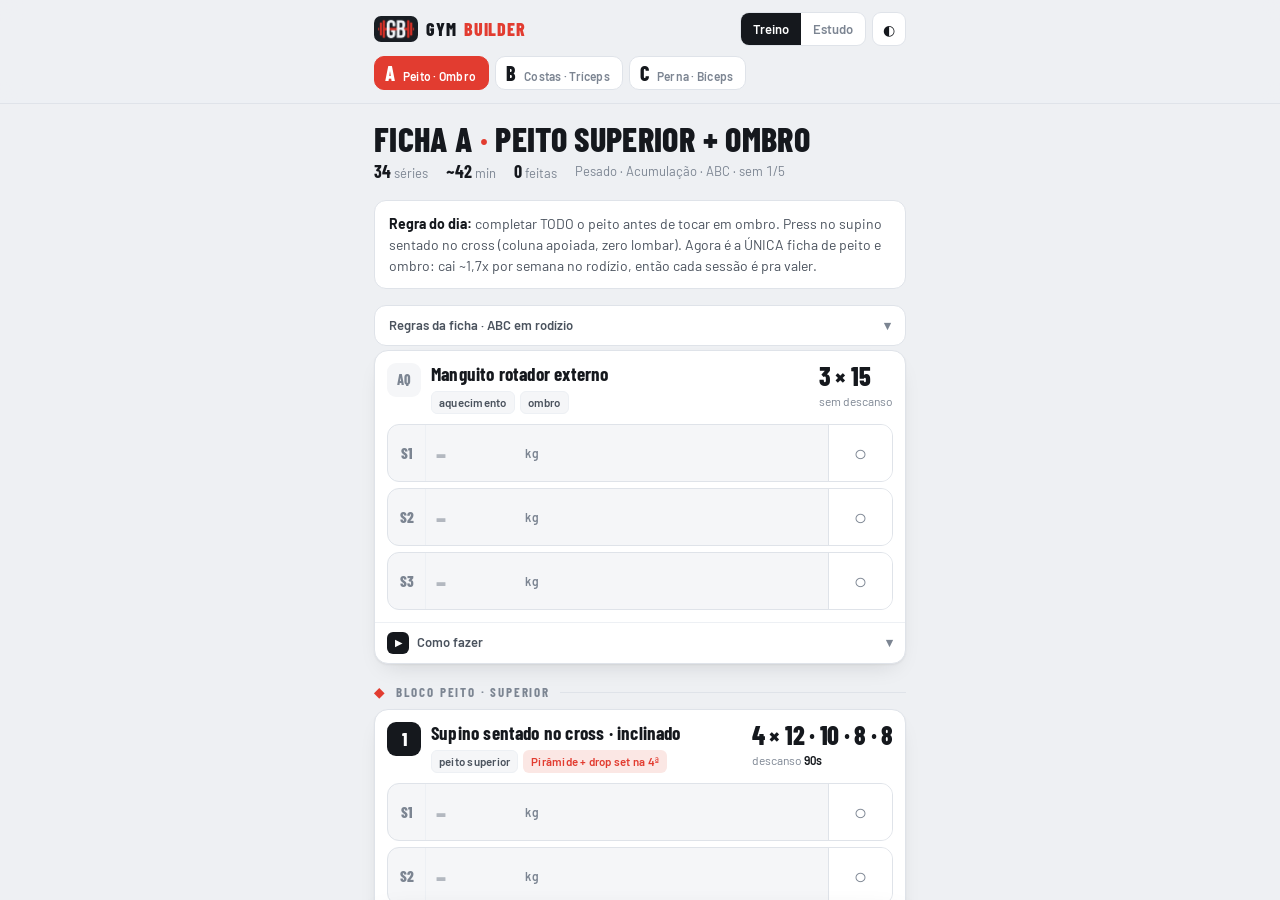
<file: v2.html>
<!DOCTYPE html><html lang="pt-BR"><head><meta charset="utf-8"><meta http-equiv="refresh" content="0; url=index.html"><title>Gym Builder</title></head><body><a href="index.html">Abrir Gym Builder</a></body></html>
</file>
<file: app.css>
:root{
  --accent:#E23C30; --accent-soft:#FBE7E4;
  --ok:#1F9D6B; --ok-soft:#DFF3EA;
  --warn:#B25A12; --warn-soft:#FFF2E6;
  --bg:#EEF0F3; --surface:#FFFFFF; --surface-2:#F5F6F8; --line:#DFE3E9; --line-2:#EDF0F4;
  --ink:#15181D; --ink-2:#4B535E; --mute:#7C8592;
  --rail:#15181D; --rail-ink:#fff;
  --shadow:0 1px 2px rgba(21,24,29,.05),0 10px 24px -12px rgba(21,24,29,.18);
  --media:#1B1F26;
  --display:'Barlow Condensed','Arial Narrow',Impact,sans-serif;
  --body:'Barlow','Helvetica Neue',Arial,sans-serif;
}
@media (prefers-color-scheme:dark){
  :root:not([data-theme="light"]){
    --accent:#F0483B; --accent-soft:#3A1C19;
    --ok:#3BC48A; --ok-soft:#173026;
    --warn:#F0AD5E; --warn-soft:#2C2013;
    --bg:#0E1013; --surface:#171A1F; --surface-2:#1E2228; --line:#2A2F37; --line-2:#22262D;
    --ink:#EDEFF3; --ink-2:#B6BCC6; --mute:#7F8794;
    --rail:#EDEFF3; --rail-ink:#0E1013;
    --shadow:0 1px 2px rgba(0,0,0,.4),0 12px 28px -12px rgba(0,0,0,.6);
    --media:#0A0C0F;
  }
}
:root[data-theme="dark"]{
  --accent:#F0483B; --accent-soft:#3A1C19;
  --ok:#3BC48A; --ok-soft:#173026;
  --warn:#F0AD5E; --warn-soft:#2C2013;
  --bg:#0E1013; --surface:#171A1F; --surface-2:#1E2228; --line:#2A2F37; --line-2:#22262D;
  --ink:#EDEFF3; --ink-2:#B6BCC6; --mute:#7F8794;
  --rail:#EDEFF3; --rail-ink:#0E1013;
  --shadow:0 1px 2px rgba(0,0,0,.4),0 12px 28px -12px rgba(0,0,0,.6);
  --media:#0A0C0F;
}
*{box-sizing:border-box;-webkit-tap-highlight-color:transparent}
body{margin:0;background:var(--bg);color:var(--ink);font:15px/1.5 var(--body);-webkit-font-smoothing:antialiased;padding-bottom:110px}
button{font-family:inherit;cursor:pointer}
button:focus-visible,input:focus-visible,[tabindex]:focus-visible{outline:2px solid var(--accent);outline-offset:2px}
.wrap{max-width:560px;margin:0 auto;padding:0 14px}

/* header */
header{position:sticky;top:0;z-index:30;padding-top:env(safe-area-inset-top,0px);background:color-mix(in srgb,var(--bg) 88%,transparent);backdrop-filter:blur(12px) saturate(1.3);border-bottom:1px solid var(--line)}
.top{display:flex;align-items:center;justify-content:space-between;padding:12px 0 8px}
.brand{display:flex;align-items:center;gap:8px;font:800 18px/1 var(--display);letter-spacing:.04em;text-transform:uppercase}
.brand .mark{height:26px;width:auto;border-radius:7px;display:block}
.brand em{font-style:normal;color:var(--accent)}
.tools{display:flex;gap:6px}
.iconbtn{width:34px;height:34px;border-radius:9px;border:1px solid var(--line);background:var(--surface);color:var(--ink);display:grid;place-items:center;font-size:14px}
.seg{display:inline-flex;border:1px solid var(--line);border-radius:9px;overflow:hidden;background:var(--surface)}
.seg button{border:0;background:transparent;color:var(--mute);padding:0 12px;height:32px;font-weight:600;font-size:13px}
.seg button[aria-pressed="true"]{background:var(--rail);color:var(--rail-ink)}
.tabs{display:flex;gap:6px;overflow-x:auto;scrollbar-width:none;padding:2px 0 10px}
.tabs::-webkit-scrollbar{display:none}
.tab{flex:0 0 auto;border:1px solid var(--line);background:var(--surface);color:var(--mute);border-radius:10px;padding:6px 12px 6px 10px;display:flex;align-items:baseline;gap:8px}
.tab b{font:800 20px/1 var(--display);color:var(--ink)}
.tab small{font-size:12px;font-weight:600;letter-spacing:.02em}
.tab[aria-selected="true"]{background:var(--accent);border-color:var(--accent);color:#fff}
.tab[aria-selected="true"] b{color:#fff}
.progress{height:3px;background:var(--line-2)}
.progress i{display:block;height:100%;background:var(--ok);width:0;transition:width .3s}

/* ficha head */
.fhead{padding:18px 0 4px;display:grid;gap:6px}
.fhead h1{margin:0;font:800 34px/1 var(--display);text-transform:uppercase;letter-spacing:.01em;text-wrap:balance}
.fhead h1 span{color:var(--accent)}
.stats{display:flex;flex-wrap:wrap;gap:6px 18px;color:var(--mute);font-size:13px;font-variant-numeric:tabular-nums}
.stats b{color:var(--ink);font:700 18px/1 var(--display);margin-right:3px}
.brief{background:var(--surface);border:1px solid var(--line);border-radius:12px;padding:12px 14px;font-size:14px;color:var(--ink-2);margin-top:10px}
.brief strong{color:var(--ink)}
.brief.warn{border-color:var(--warn);background:var(--warn-soft);color:var(--ink)}
.brief.warn strong{color:var(--warn)}

/* blocks */
.block{margin:22px 0 10px;display:flex;align-items:center;gap:10px;font:700 13px/1 var(--display);letter-spacing:.14em;text-transform:uppercase;color:var(--mute)}
.block:after{content:"";flex:1;height:1px;background:var(--line)}
.block b{color:var(--accent)}

/* exercise card */
.ex{background:var(--surface);border:1px solid var(--line);border-radius:14px;box-shadow:var(--shadow);margin-bottom:10px;overflow:hidden;position:relative}
.ex.done{border-color:var(--ok)}
.ex.done .exhead{background:var(--ok-soft)}
.exhead{display:grid;grid-template-columns:34px minmax(0,1fr) auto;gap:10px;align-items:start;padding:12px 12px 10px}
.rail{width:34px;height:34px;border-radius:9px;background:var(--rail);color:var(--rail-ink);display:grid;place-items:center;font:800 18px/1 var(--display)}
.rail.warm{background:var(--surface-2);color:var(--mute);font-size:14px}
.title{min-width:0}
.title h2{margin:0;font:700 19px/1.15 var(--display);letter-spacing:.01em}
.title .sub{display:flex;flex-wrap:wrap;gap:5px;margin-top:6px}
.chip{font-size:11.5px;font-weight:600;letter-spacing:.02em;padding:2px 7px;border-radius:6px;background:var(--surface-2);color:var(--ink-2);border:1px solid var(--line-2)}
.chip.tech{background:var(--accent-soft);color:var(--accent);border-color:transparent}
.chip.care{background:var(--warn-soft);color:var(--warn);border-color:transparent}
.rx{text-align:right;font-variant-numeric:tabular-nums;white-space:nowrap;max-width:40%}
.rx b{display:block;font:800 26px/1 var(--display);letter-spacing:-.01em}
.rx small{display:block;color:var(--mute);font-size:12px;margin-top:3px}
.rx small span{color:var(--ink);font-weight:600}

/* superset rows */
.row{display:grid;grid-template-columns:22px 1fr;gap:8px;align-items:start;padding:10px 12px;border-top:1px solid var(--line-2)}
.row .l{font:800 14px/22px var(--display);color:var(--accent);text-align:center}
.row .n{font-weight:600;font-size:14.5px;line-height:1.3}
.row .n small{display:block;color:var(--mute);font-weight:500;font-size:12.5px;margin-top:1px}

/* set logger */
.sets{display:grid;gap:6px;padding:0 12px 12px}
.row + .sets{padding-top:0}
.set{display:grid;grid-template-columns:38px minmax(0,1fr) 64px;align-items:stretch;border:1px solid var(--line);border-radius:12px;background:var(--surface-2);height:58px;overflow:hidden}
.set .s{display:grid;place-items:center;font:800 15px/1 var(--display);color:var(--mute);border-right:1px solid var(--line-2)}
.set .kg{display:flex;align-items:center;gap:6px;padding:0 6px 0 10px;min-width:0}
.set .kg input{border:0;background:transparent;width:3.2em;flex:0 0 auto;min-width:0;font:800 26px/1 var(--display);color:var(--ink);padding:0;font-variant-numeric:tabular-nums}
.set .kg input::placeholder{color:var(--mute);opacity:.55}
.set .kg .u{font-size:12px;font-weight:600;color:var(--mute);letter-spacing:.04em}
.set .kg .last{margin-left:auto;font-size:11.5px;color:var(--mute);white-space:nowrap;font-variant-numeric:tabular-nums}
.set .chk{border:0;border-left:1px solid var(--line);background:var(--surface);color:var(--mute);font-size:22px;display:grid;place-items:center;cursor:pointer;transition:background .15s,color .15s}
.set .chk:active{transform:scale(.96)}
.set.on{border-color:var(--ok);background:var(--ok-soft)}
.set.on .s{color:var(--ok)}
.set.on .kg input{color:var(--ok)}
.set.on .chk{background:var(--ok);color:#fff;border-left-color:var(--ok)}

/* how-to */
.how{border-top:1px solid var(--line-2)}
.how > summary{list-style:none;display:flex;align-items:center;gap:8px;padding:9px 12px;font-size:13px;font-weight:600;color:var(--ink-2);cursor:pointer;user-select:none}
.how > summary::-webkit-details-marker{display:none}
.how > summary .pl{width:22px;height:22px;border-radius:6px;background:var(--rail);color:var(--rail-ink);display:grid;place-items:center;font-size:9px}
.how > summary .chev{margin-left:auto;color:var(--mute);transition:transform .2s}
.how[open] > summary .chev{transform:rotate(180deg)}
.howbody{padding:0 12px 12px;display:grid;gap:10px}
.media{aspect-ratio:16/9;border-radius:10px;background:var(--media);position:relative;overflow:hidden;display:grid;place-items:center;color:#fff;cursor:pointer}
.media img,.media iframe{position:absolute;inset:0;width:100%;height:100%;object-fit:cover;border:0}
.media img{opacity:.85}
.media .tag{position:absolute;left:10px;top:9px;font:700 11px/1 var(--display);letter-spacing:.1em;text-transform:uppercase;background:rgba(0,0,0,.45);padding:5px 8px;border-radius:5px;backdrop-filter:blur(4px)}
.media .play{width:48px;height:48px;border-radius:50%;background:var(--accent);display:grid;place-items:center;position:relative;box-shadow:0 6px 18px rgba(226,60,48,.45)}
.media .play:after{content:"";border-left:14px solid #fff;border-top:9px solid transparent;border-bottom:9px solid transparent;margin-left:4px}
.media .name{position:absolute;bottom:9px;left:10px;right:10px;font:700 13px/1.2 var(--display);letter-spacing:.02em;text-shadow:0 1px 6px rgba(0,0,0,.8)}
.cues{margin:0;padding:0;list-style:none;display:grid;gap:5px}
.cues li{display:grid;grid-template-columns:18px 1fr;gap:6px;font-size:14px;color:var(--ink-2)}
.cues li:before{content:"→";color:var(--accent);font-weight:700}
.why{font-size:13px;color:var(--mute);border-left:2px solid var(--line);padding-left:10px;margin:0}
.techbox{background:var(--accent-soft);color:var(--ink);border-radius:8px;padding:8px 10px;font-size:13.5px}
.techbox b{color:var(--accent)}
.carebox{background:var(--warn-soft);color:var(--ink);border-radius:8px;padding:8px 10px;font-size:13.5px}
.carebox b{color:var(--warn)}
body.study .how > summary .chev{display:none}

/* summary + finish */
.sum{background:var(--surface);border:1px solid var(--line);border-radius:14px;padding:12px 14px;margin-top:18px}
.sum h3{margin:0 0 8px;font:700 15px/1 var(--display);letter-spacing:.1em;text-transform:uppercase;color:var(--mute)}
.sum table{width:100%;border-collapse:collapse;font-size:13.5px;font-variant-numeric:tabular-nums}
.sum td{padding:6px 0;border-top:1px solid var(--line-2)}
.sum td:last-child{text-align:right;font:700 16px/1 var(--display)}
.sum tr:first-child td{border-top:0}
.sum .note{font-size:12.5px;color:var(--mute);margin:8px 0 0}
.finish{margin:14px 0 0;display:grid;gap:8px}
.finish button{border:0;border-radius:12px;padding:14px;font:700 17px/1 var(--display);letter-spacing:.06em;text-transform:uppercase;background:var(--rail);color:var(--rail-ink)}
.finish p{margin:0;text-align:center;font-size:12.5px;color:var(--mute)}
.finish .clear{background:transparent;border:1px solid var(--line);color:var(--mute);font:600 13px/1 var(--body);text-transform:none;letter-spacing:0;padding:10px}

/* rest timer */
.rest{position:fixed;left:0;right:0;bottom:0;z-index:40;transform:translateY(110%);transition:transform .25s;padding:0 14px}
.rest.show{transform:none}
.rest .in{max-width:532px;margin:0 auto calc(12px + env(safe-area-inset-bottom,0px));padding:12px 14px;background:var(--rail);color:var(--rail-ink);border-radius:14px;display:grid;grid-template-columns:minmax(0,1fr) auto auto;align-items:center;gap:12px;box-shadow:0 18px 40px -10px rgba(0,0,0,.45)}
.rest .lbl{font-size:12px;letter-spacing:.1em;text-transform:uppercase;opacity:.7;font-weight:600}
.rest .next{font-weight:600;font-size:14px;white-space:nowrap;overflow:hidden;text-overflow:ellipsis}
.rest .t{font:800 38px/1 var(--display);font-variant-numeric:tabular-nums;letter-spacing:-.01em}
.rest button{border:1px solid color-mix(in srgb,var(--rail-ink) 30%,transparent);background:transparent;color:var(--rail-ink);border-radius:9px;padding:8px 12px;font-weight:600;font-size:13px}
@media (prefers-reduced-motion:reduce){*{transition:none!important}}

/* regras da ficha (card recolhível no topo) + toggle de 2º vídeo + séries de aproximação */
.rules{background:var(--surface);border:1px solid var(--line);border-radius:12px;margin-top:10px;overflow:hidden}
.rules > summary{list-style:none;display:flex;align-items:center;gap:8px;padding:10px 14px;font-size:13px;font-weight:600;color:var(--ink-2);cursor:pointer;user-select:none}
.rules > summary::-webkit-details-marker{display:none}
.rules > summary .chev{margin-left:auto;color:var(--mute);transition:transform .2s}
.rules[open] > summary .chev{transform:rotate(180deg)}
.rules table{width:100%;border-collapse:collapse;font-size:13px}
.rules td{padding:7px 14px;border-top:1px solid var(--line-2);vertical-align:top;color:var(--ink-2)}
.rules td:first-child{font-weight:700;color:var(--ink);white-space:nowrap;width:1%}
.rules td b{color:var(--ink)}
.rules .foot{padding:10px 14px;font-size:12.5px;color:var(--mute);border-top:1px solid var(--line-2)}
.rules .foot a{color:var(--accent)}
.vtog{display:flex;width:100%}
.vtog button{flex:1;height:34px;font-size:13px}
.vpane{display:grid;gap:10px}
.vpane[hidden]{display:none}
.set.aq{height:46px;background:transparent;border-style:dashed}
.set.aq .s{color:var(--accent);font-size:13px}
.set.aq .kg input{font-size:20px}
.set.aq .kg .u{font-size:11.5px}
.set.aq.on{border-style:solid}

/* app instalado na tela inicial (iPhone/Android): header abaixo da câmera/status bar */
@media (display-mode:standalone){ header{padding-top:calc(env(safe-area-inset-top,0px) + 6px)} }
/* dono da ficha ao lado do logo (páginas de terceiros) */
.brand .who{font:600 11px/1 var(--body);letter-spacing:.08em;text-transform:uppercase;color:var(--mute)}
</file>
